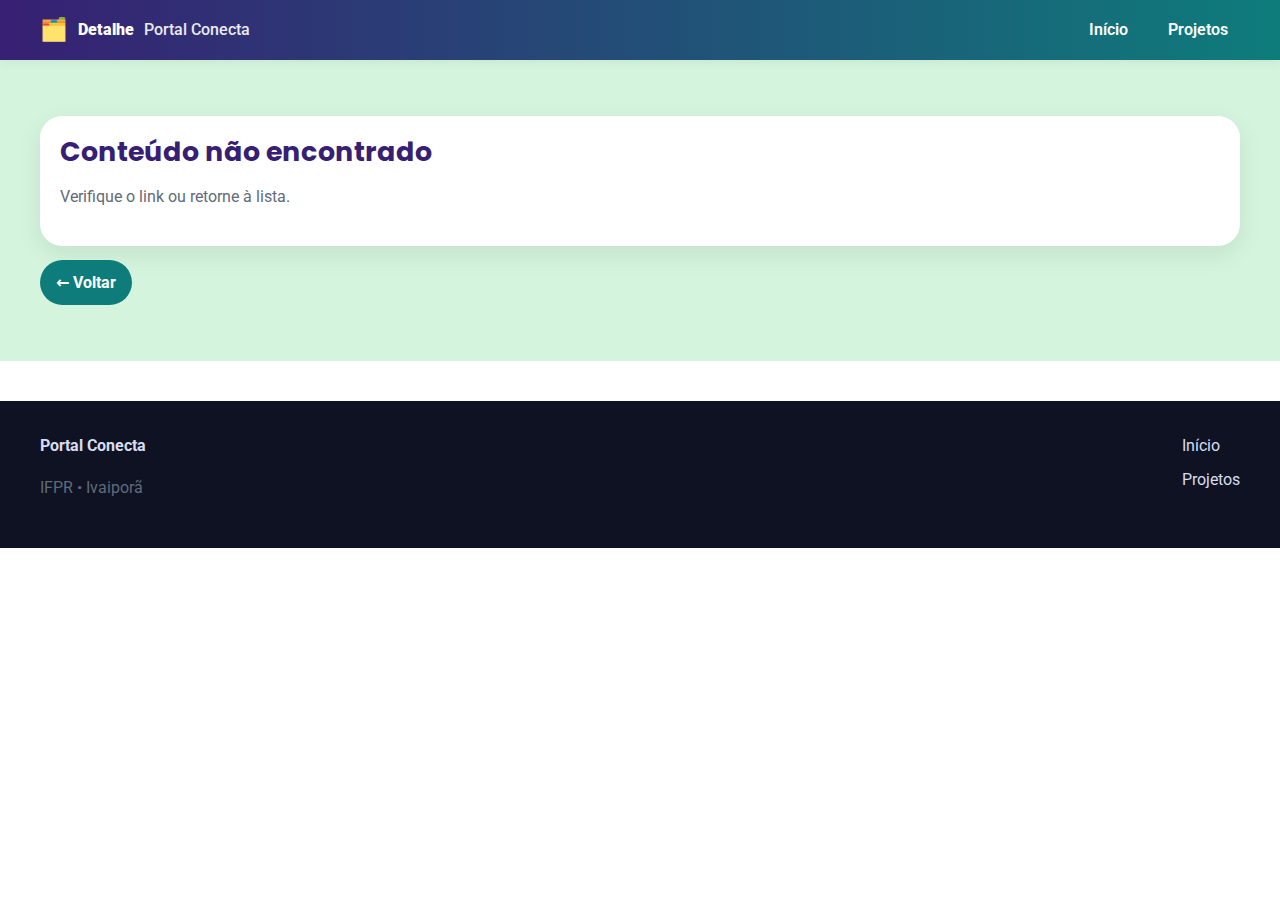
<file: projeto.html>
<!DOCTYPE html>
<html lang="pt-BR">
<head>
  <meta charset="utf-8"/>
  <title>Projeto • Portal Conecta</title>
  <meta name="viewport" content="width=device-width, initial-scale=1"/>
  <link href="https://fonts.googleapis.com/css2?family=Poppins:wght@600;700&family=Roboto:wght@400;500;700&display=swap" rel="stylesheet">
  <link rel="stylesheet" href="styles.css"/>
  <meta name="description" content="Detalhe do conteúdo publicado no Portal Conecta.">
</head>
<body>
  <header class="topbar">
    <div class="container">
      <div class="brand">
        <span class="logo">🗂️</span>
        <strong>Detalhe</strong>
        <span class="campus">Portal Conecta</span>
      </div>
      <nav class="nav">
        <ul>
          <li><a href="index.html">Início</a></li>
          <li><a href="projetos.html">Projetos</a></li>
        </ul>
      </nav>
    </div>
  </header>

  <main class="section-light">
    <div class="container">
      <div id="content" class="card-mds"></div>
      <div style="margin-top:14px">
        <a class="btn btn-mds-action" href="projetos.html">← Voltar</a>
      </div>
    </div>
  </main>

  <footer class="footer">
    <div class="container footer-grid">
      <div><strong>Portal Conecta</strong><p class="muted">IFPR • Ivaiporã</p></div>
      <nav><ul class="foot-links"><li><a href="index.html">Início</a></li><li><a href="projetos.html">Projetos</a></li></ul></nav>
    </div>
  </footer>

  <script>
    const LS_KEY = 'conecta.conteudos.v1';
    const el = document.getElementById('content');

    function read(){ try{ return JSON.parse(localStorage.getItem(LS_KEY)||'[]'); }catch(e){ return []; } }
    function q(key){ return new URLSearchParams(location.search).get(key); }
    function escapeHtml(s=''){ return s.replace(/[&<>"']/g, m=>({ '&':'&amp;','<':'&lt;','>':'&gt;','"':'&quot;',"'":'&#39;'}[m])); }

    // Markdown mínimo (negrito, itálico, títulos, listas, quebras de linha)
    function mdToHtml(md=''){
      let h = md
        .replace(/&/g,'&amp;').replace(/</g,'&lt;').replace(/>/g,'&gt;');
      h = h.replace(/^###### (.*)$/gm,'<h6>$1</h6>')
           .replace(/^##### (.*)$/gm,'<h5>$1</h5>')
           .replace(/^#### (.*)$/gm,'<h4>$1</h4>')
           .replace(/^### (.*)$/gm,'<h3>$1</h3>')
           .replace(/^## (.*)$/gm,'<h2>$1</h2>')
           .replace(/^# (.*)$/gm,'<h1>$1</h1>')
           .replace(/\*\*(.+?)\*\*/g,'<strong>$1</strong>')
           .replace(/\*(.+?)\*/g,'<em>$1</em>');
      // listas simples
      h = h.replace(/(^|\n)- (.*)/g, '$1• $2');
      h = h.replace(/\n{2,}/g,'</p><p>');
      h = `<p>${h}</p>`;
      return h;
    }

    function render(){
      const id = q('id');
      const item = read().find(x=>x.id===id);
      if(!item || !item.publicado){
        document.title = 'Conteúdo não encontrado';
        el.innerHTML = `<h2>Conteúdo não encontrado</h2><p class="muted">Verifique o link ou retorne à lista.</p>`;
        return;
      }
      const meta = [item.tipo, item.categoria, item.data].filter(Boolean).join(' • ');
      document.title = `${item.titulo} • Portal Conecta`;

      el.innerHTML = `
        <header class="card-head" style="margin-bottom:6px">
          <h2>${escapeHtml(item.titulo)}</h2>
          <span class="badge">${escapeHtml(item.tipo||'Conteúdo')}</span>
        </header>
        <p class="muted" style="margin:0 0 12px">${escapeHtml(meta)}</p>
        ${item.capaUrl ? `<img src="${escapeHtml(item.capaUrl)}" alt="" style="width:100%; height:auto; border-radius:12px; margin-bottom:12px">` : ''}
        ${item.resumo ? `<p><em>${escapeHtml(item.resumo)}</em></p>` : ''}
        <div style="margin-top:12px">${mdToHtml(item.conteudo||'')}</div>
        ${item.linkPdf ? `<p style="margin-top:14px"><a class="btn btn-link" href="${escapeHtml(item.linkPdf)}" target="_blank" rel="noopener">Abrir anexo</a></p>` : ''}
      `;
    }

    render();
  </script>
</body>
</html>
</file>
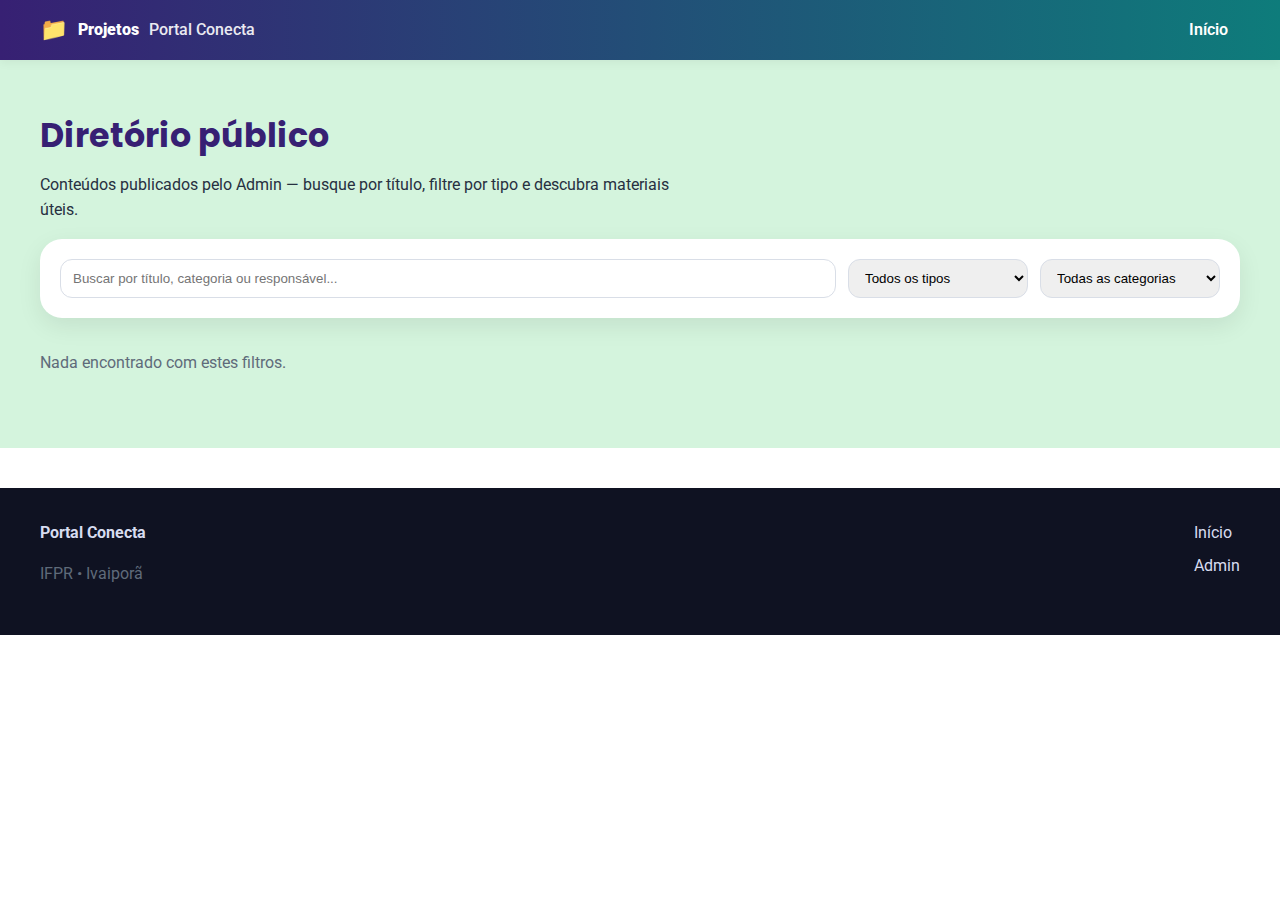
<file: projetos.html>
<!DOCTYPE html>
<html lang="pt-BR">
<head>
  <meta charset="utf-8"/>
  <title>Projetos • Portal Conecta</title>
  <meta name="viewport" content="width=device-width, initial-scale=1"/>
  <link href="https://fonts.googleapis.com/css2?family=Poppins:wght@600;700&family=Roboto:wght@400;500;700&display=swap" rel="stylesheet">
  <link rel="stylesheet" href="styles.css"/>
  <meta name="description" content="Diretório de projetos, eventos, notícias e recursos publicados no Portal Conecta.">
</head>
<body>
  <header class="topbar">
    <div class="container">
      <div class="brand">
        <span class="logo">📁</span>
        <strong>Projetos</strong>
        <span class="campus">Portal Conecta</span>
      </div>
      <nav class="nav">
        <ul>
          <li><a href="index.html">Início</a></li>
          <!-- <li><a href="admin.html">Admin</a></li> -->
        </ul>
      </nav>
    </div>
  </header>

  <section class="section-light">
    <div class="container">
      <h1>Diretório público</h1>
      <p class="lead">Conteúdos publicados pelo Admin — busque por título, filtre por tipo e descubra materiais úteis.</p>

      <div class="card-mds" style="margin: 16px 0">
        <div style="display:grid; gap:12px; grid-template-columns: 1fr 180px 180px">
          <input id="q" type="text" placeholder="Buscar por título, categoria ou responsável..." style="padding:10px 12px; border-radius:12px; border:1.5px solid #d9dee7">
          <select id="tipo" style="padding:10px 12px; border-radius:12px; border:1.5px solid #d9dee7">
            <option value="">Todos os tipos</option>
            <option>Projeto</option>
            <option>Edital traduzido</option>
            <option>Notícia</option>
            <option>Evento</option>
            <option>Recurso/PDF</option>
          </select>
          <select id="categoria" style="padding:10px 12px; border-radius:12px; border:1.5px solid #d9dee7">
            <option value="">Todas as categorias</option>
          </select>
        </div>
      </div>

      <div id="list" class="grid grid-3" aria-live="polite"></div>
      <p id="empty" class="muted" style="display:none; margin-top: 16px">Nada encontrado com estes filtros.</p>
    </div>
  </section>

  <footer class="footer">
    <div class="container footer-grid">
      <div><strong>Portal Conecta</strong><p class="muted">IFPR • Ivaiporã</p></div>
      <nav><ul class="foot-links"><li><a href="index.html">Início</a></li><li><a href="admin.html">Admin</a></li></ul></nav>
    </div>
  </footer>

  <script>
    const LS_KEY = 'conecta.conteudos.v1';
    const listEl = document.getElementById('list');
    const emptyEl = document.getElementById('empty');
    const qEl = document.getElementById('q');
    const tipoEl = document.getElementById('tipo');
    const catEl = document.getElementById('categoria');

    function read(){ try{ return JSON.parse(localStorage.getItem(LS_KEY)||'[]'); }catch(e){ return []; } }

    function uniqueCats(items){
      const s = new Set(items.map(x=>x.categoria).filter(Boolean));
      return Array.from(s).sort((a,b)=>a.localeCompare(b));
    }

    function renderCats(items){
      const cats = uniqueCats(items);
      catEl.innerHTML = '<option value="">Todas as categorias</option>' + cats.map(c=>`<option>${escapeHtml(c)}</option>`).join('');
    }

    function escapeHtml(s=''){ return s.replace(/[&<>"']/g, m=>({ '&':'&amp;','<':'&lt;','>':'&gt;','"':'&quot;',"'":'&#39;'}[m])); }

    function card(item){
      const href = `projeto.html?id=${encodeURIComponent(item.id)}`;
      const tag = item.tipo || 'Conteúdo';
      const meta = [item.categoria, item.data].filter(Boolean).join(' • ');
      return `
        <article class="card-mds">
          <header class="card-head">
            <h3>${escapeHtml(item.titulo||'(sem título)')}</h3>
            <span class="badge">${escapeHtml(tag)}</span>
          </header>
          ${item.capaUrl ? `<img src="${escapeHtml(item.capaUrl)}" alt="" style="width:100%; height:auto; border-radius:12px; margin-bottom:10px">`:''}
          <p class="muted" style="margin:6px 0">${escapeHtml(meta)}</p>
          ${item.resumo ? `<p>${escapeHtml(item.resumo)}</p>`:''}
          <div style="display:flex; gap:8px; flex-wrap:wrap; margin-top:8px">
            <a class="btn btn-mds-action" href="${href}">Abrir</a>
            ${item.linkPdf ? `<a class="btn btn-outline" href="${escapeHtml(item.linkPdf)}" target="_blank" rel="noopener">Anexo</a>`:''}
          </div>
        </article>
      `;
    }

    function apply(){
      const q = (qEl.value||'').toLowerCase();
      const tipo = tipoEl.value;
      const cat = catEl.value;

      const all = read().filter(x=>x.publicado);
      renderCats(all);

      const filtered = all
        .filter(x => !q || (x.titulo||'').toLowerCase().includes(q) || (x.categoria||'').toLowerCase().includes(q) || (x.responsavel||'').toLowerCase().includes(q))
        .filter(x => !tipo || x.tipo === tipo)
        .filter(x => !cat || x.categoria === cat);

      listEl.innerHTML = filtered.map(card).join('');
      emptyEl.style.display = filtered.length ? 'none' : 'block';
      document.title = `Projetos • ${filtered.length} resultado(s)`;
    }

    qEl.addEventListener('input', apply);
    tipoEl.addEventListener('change', apply);
    catEl.addEventListener('change', apply);

    apply();
  </script>
</body>
</html>
</file>
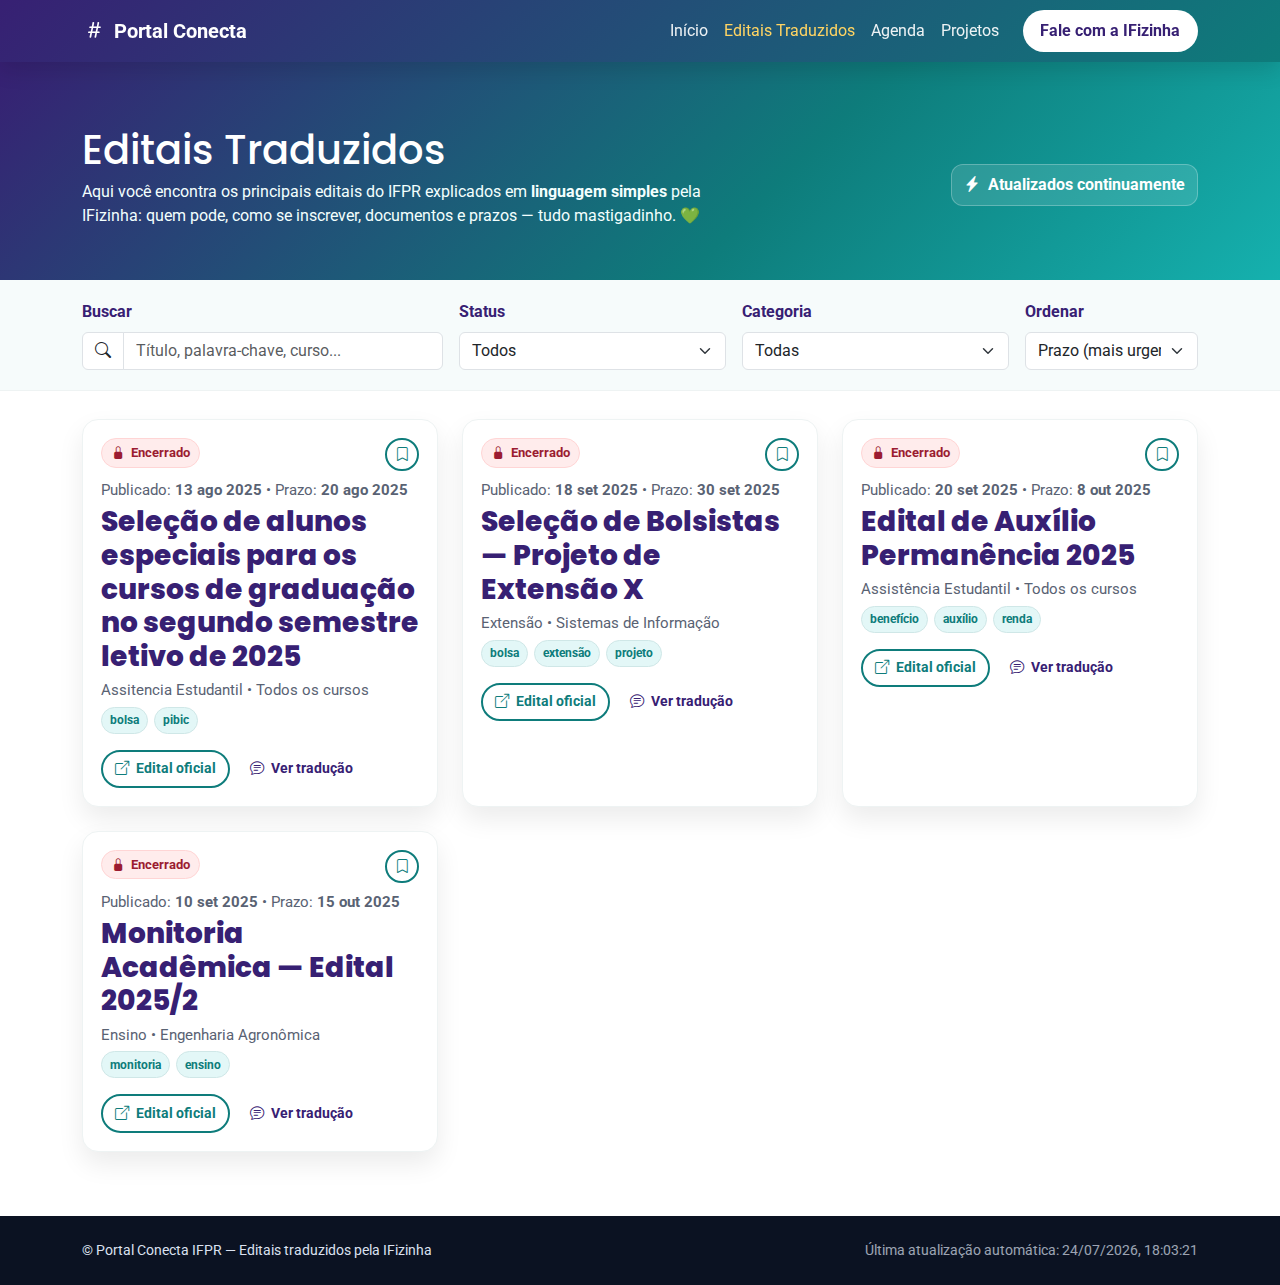
<file: Editais/editais.html>
<!DOCTYPE html>
<html lang="pt-br">
<head>
  <meta charset="utf-8" />
  <title>Portal Conecta — Editais Traduzidos</title>
  <meta name="viewport" content="width=device-width, initial-scale=1" />

  <!-- Tipografia (Poppins para títulos, Roboto para textos) -->
  <link href="https://fonts.googleapis.com/css2?family=Poppins:wght@600;700&family=Roboto:wght@300;400;500;700&display=swap" rel="stylesheet">

  <!-- Bootstrap (grid/utilitários) -->
  <link href="https://cdn.jsdelivr.net/npm/bootstrap@5.3.2/dist/css/bootstrap.min.css" rel="stylesheet">

  <!-- Ícones -->
  <link rel="stylesheet" href="https://cdn.jsdelivr.net/npm/bootstrap-icons@1.11.3/font/bootstrap-icons.min.css">

  <!-- Estilos do projeto -->
  <link rel="stylesheet" href="editais.css" />
</head>
<body>
  <!-- NAV -->
  <nav class="navbar navbar-expand-lg navbar-conecta sticky-top">
    <div class="container">
      <a class="navbar-brand d-flex align-items-center gap-2" href="#">
        <i class="bi bi-hash fs-4"></i>
        <span class="brand">Portal Conecta</span>
      </a>
      <button class="navbar-toggler" data-bs-toggle="collapse" data-bs-target="#nav">
        <span class="navbar-toggler-icon"></span>
      </button>
      <div id="nav" class="collapse navbar-collapse">
        <ul class="navbar-nav ms-auto align-items-lg-center">
          <li class="nav-item"><a class="nav-link" href="#">Início</a></li>
          <li class="nav-item"><a class="nav-link active" aria-current="page" href="#">Editais Traduzidos</a></li>
          <li class="nav-item"><a class="nav-link" href="#">Agenda</a></li>
          <li class="nav-item"><a class="nav-link" href="#">Projetos</a></li>
          <li class="nav-item d-lg-none mt-2"><a class="btn btn-cta w-100" href="#">Fale com a IFizinha</a></li>
        </ul>
        <a class="btn btn-cta ms-3 d-none d-lg-inline-flex" href="#">Fale com a IFizinha</a>
      </div>
    </div>
  </nav>

  <!-- HERO -->
  <header class="hero">
    <div class="container">
      <div class="row align-items-center g-4">
        <div class="col-lg-7">
          <h1 class="hero-title">Editais Traduzidos</h1>
          <p class="hero-sub">
            Aqui você encontra os principais editais do IFPR explicados em <strong>linguagem simples</strong> pela IFizinha:
            quem pode, como se inscrever, documentos e prazos — tudo mastigadinho. 💚
          </p>
        </div>
        <div class="col-lg-5 text-lg-end">
          <div class="hero-badge">
            <i class="bi bi-lightning-charge-fill me-2"></i>
            <strong>Atualizados continuamente</strong>
          </div>
        </div>
      </div>
    </div>
  </header>

  <!-- CONTROLES -->
  <section class="controls">
    <div class="container">
      <div class="row g-3 align-items-end">
        <div class="col-md-4">
          <label class="form-label" for="q">Buscar</label>
          <div class="input-group">
            <span class="input-group-text"><i class="bi bi-search"></i></span>
            <input id="q" class="form-control" type="search" placeholder="Título, palavra-chave, curso..." />
          </div>
        </div>

        <div class="col-md-3">
          <label class="form-label" for="fStatus">Status</label>
          <select id="fStatus" class="form-select">
            <option value="">Todos</option>
            <option value="aberto">Aberto</option>
            <option value="encerrado">Encerrado</option>
          </select>
        </div>

        <div class="col-md-3">
          <label class="form-label" for="fCategoria">Categoria</label>
          <select id="fCategoria" class="form-select">
            <option value="">Todas</option>
            <option>Ensino</option>
            <option>Pesquisa</option>
            <option>Extensão</option>
            <option>Assistência Estudantil</option>
          </select>
        </div>

        <div class="col-md-2">
          <label class="form-label" for="ordem">Ordenar</label>
          <select id="ordem" class="form-select">
            <option value="prazo">Prazo (mais urgente)</option>
            <option value="novo">Mais recentes</option>
            <option value="titulo">Título (A–Z)</option>
          </select>
        </div>
      </div>
    </div>
  </section>

  <!-- LISTA -->
  <main class="lista">
    <div class="container">
      <div id="grid" class="row g-4">
        <!-- Cards renderizados via JS -->
      </div>

      <div class="text-center mt-4">
        <button id="btnMais" class="btn btn-outline-cta d-none">
          <i class="bi bi-plus-circle me-1"></i> Carregar mais
        </button>
      </div>
    </div>
  </main>

  <!-- MODAL TRADUÇÃO -->
  <div class="modal fade" id="modalTradu" tabindex="-1" aria-hidden="true" aria-labelledby="modalTitle">
    <div class="modal-dialog modal-lg modal-dialog-scrollable">
      <div class="modal-content modal-ifizinha">
        <div class="modal-header">
          <h5 class="modal-title" id="modalTitle">Título do Edital</h5>
          <button class="btn-close" data-bs-dismiss="modal" aria-label="Fechar"></button>
        </div>
        <div class="modal-body">
          <div class="mb-3 small text-muted" id="modalMeta"></div>

          <div class="tradu-bloco">
            <h6>O que é</h6>
            <p id="t_oque"></p>
          </div>
          <div class="tradu-bloco">
            <h6>Quem pode participar</h6>
            <p id="t_quem"></p>
          </div>
          <div class="tradu-bloco">
            <h6>Como se inscrever</h6>
            <p id="t_como"></p>
          </div>
          <div class="tradu-bloco">
            <h6>Prazo</h6>
            <p id="t_prazo"></p>
          </div>
          <div class="tradu-bloco">
            <h6>Documentos</h6>
            <p id="t_docs"></p>
          </div>

          <div class="alert alert-info d-flex align-items-center gap-2 mt-3">
            <i class="bi bi-file-earmark-text"></i>
            <div>
              <strong>Importante:</strong> confira sempre o edital oficial antes de finalizar sua inscrição.
            </div>
          </div>
        </div>
        <div class="modal-footer justify-content-between">
          <a id="linkOficial" class="btn btn-cta" target="_blank" rel="noopener">
            <i class="bi bi-box-arrow-up-right me-1"></i> Abrir edital oficial
          </a>
          <button class="btn btn-outline-cta" data-bs-dismiss="modal">Fechar</button>
        </div>
      </div>
    </div>
  </div>

  <!-- RODAPÉ -->
  <footer class="footer py-4">
    <div class="container d-flex flex-column flex-md-row justify-content-between align-items-center gap-2">
      <small>© Portal Conecta IFPR — Editais traduzidos pela IFizinha</small>
      <small class="muted">Última atualização automática: <span id="ultimaAtt">—</span></small>
    </div>
  </footer>

  <!-- Scripts -->
  <script src="https://cdn.jsdelivr.net/npm/bootstrap@5.3.2/dist/js/bootstrap.bundle.min.js"></script>
  <script src="editais.js"></script>
</body>
</html>
</file>
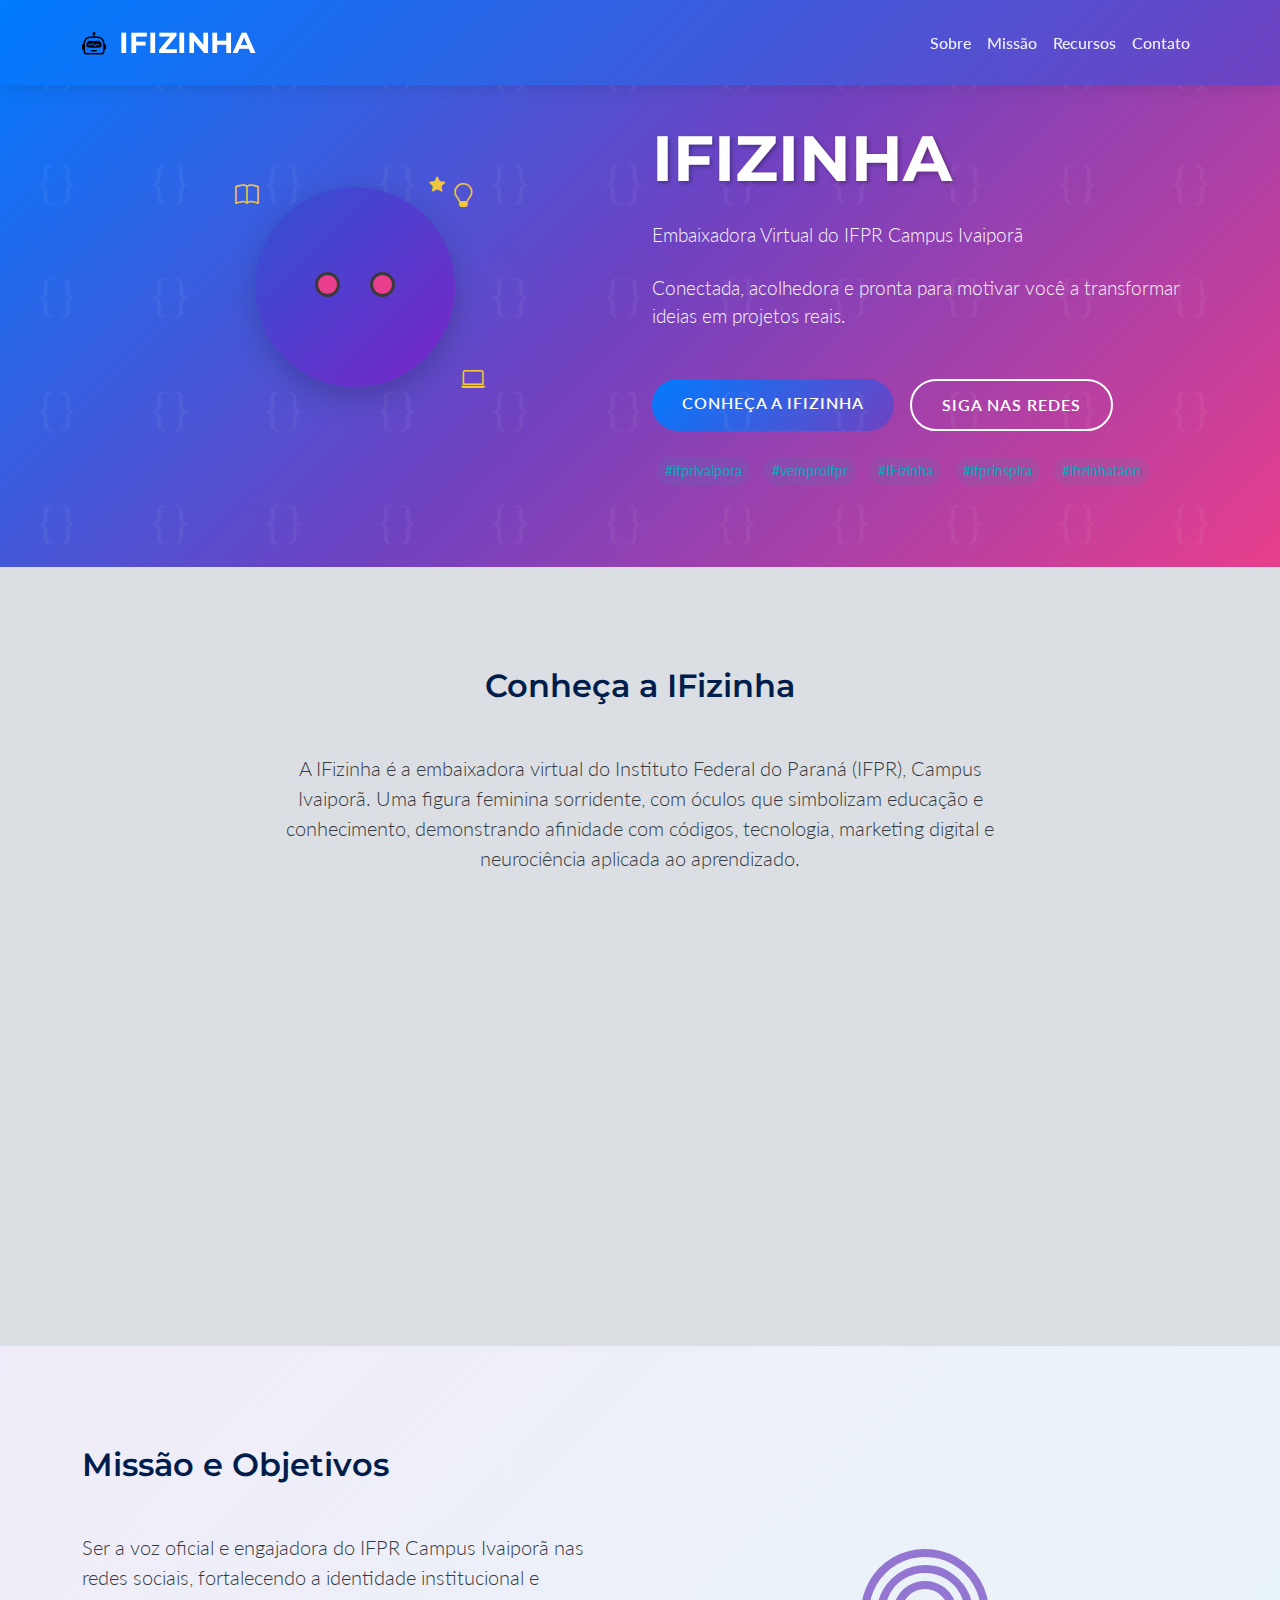
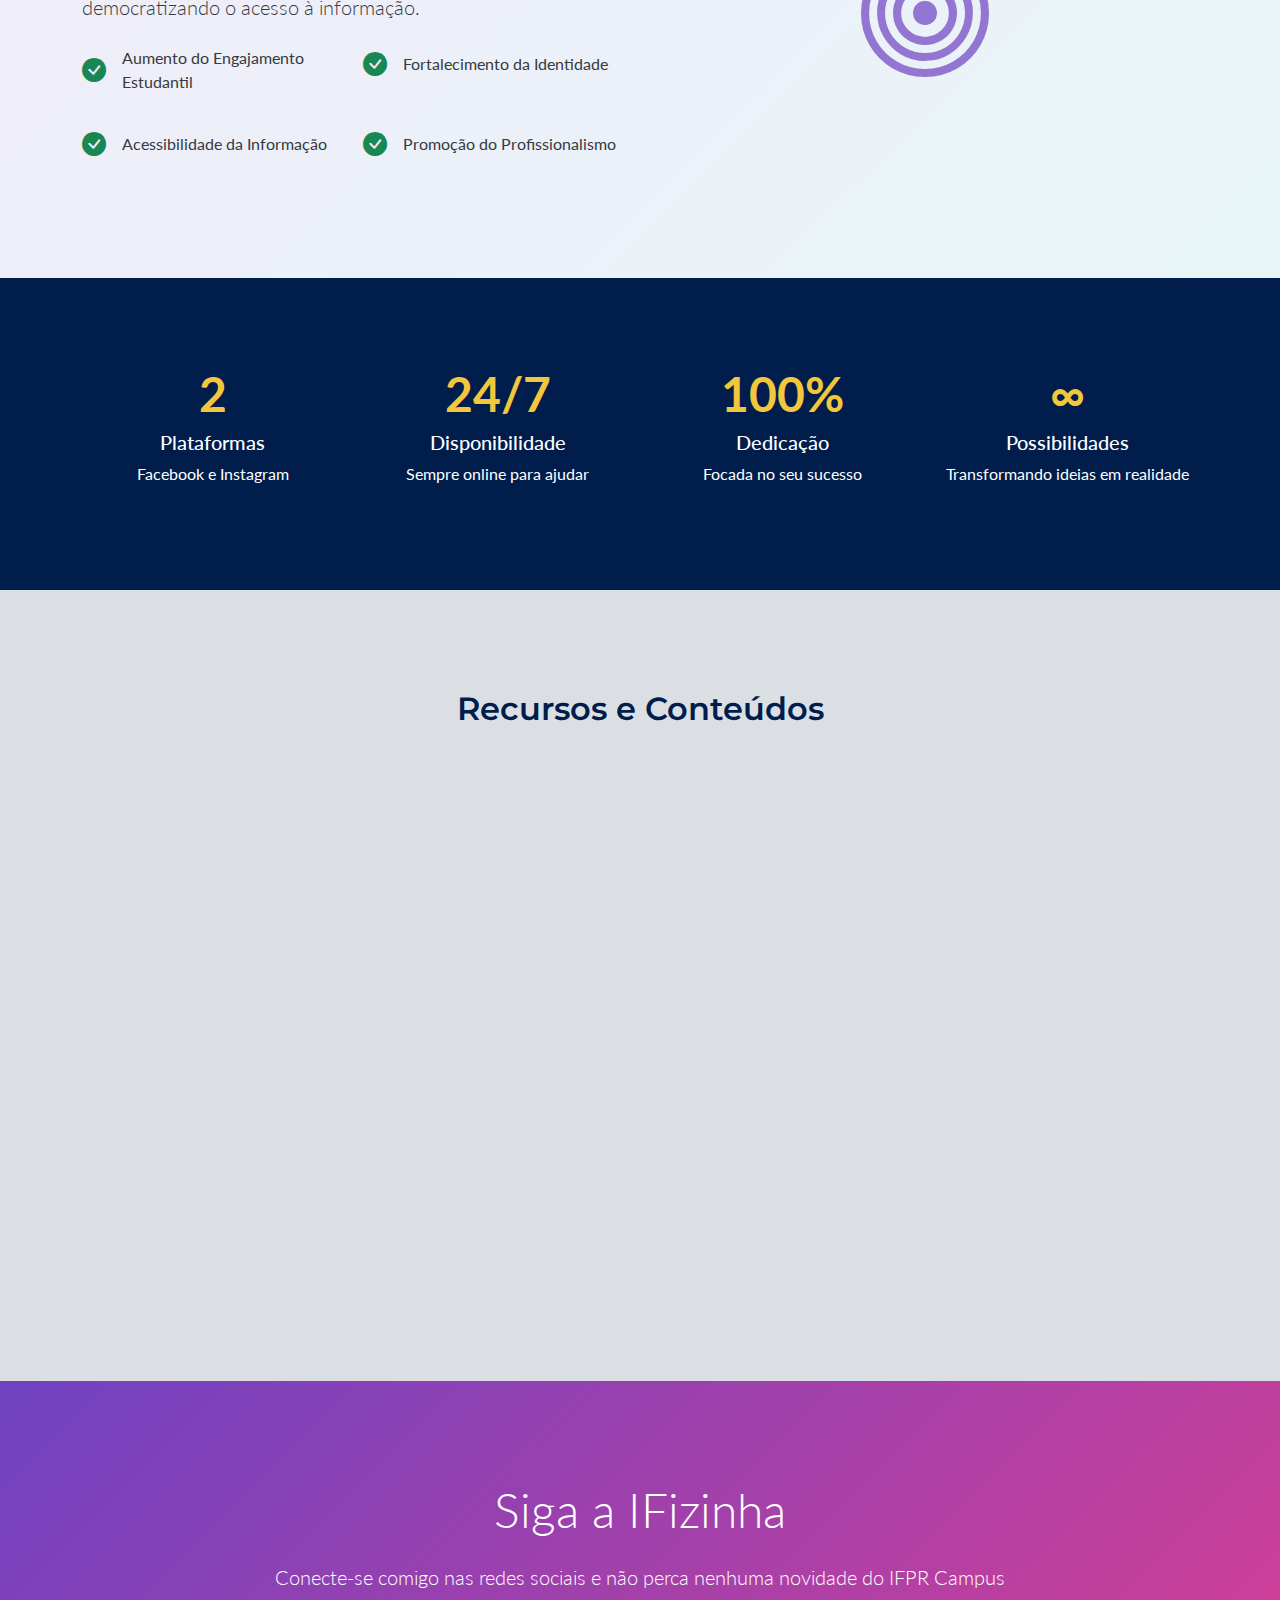
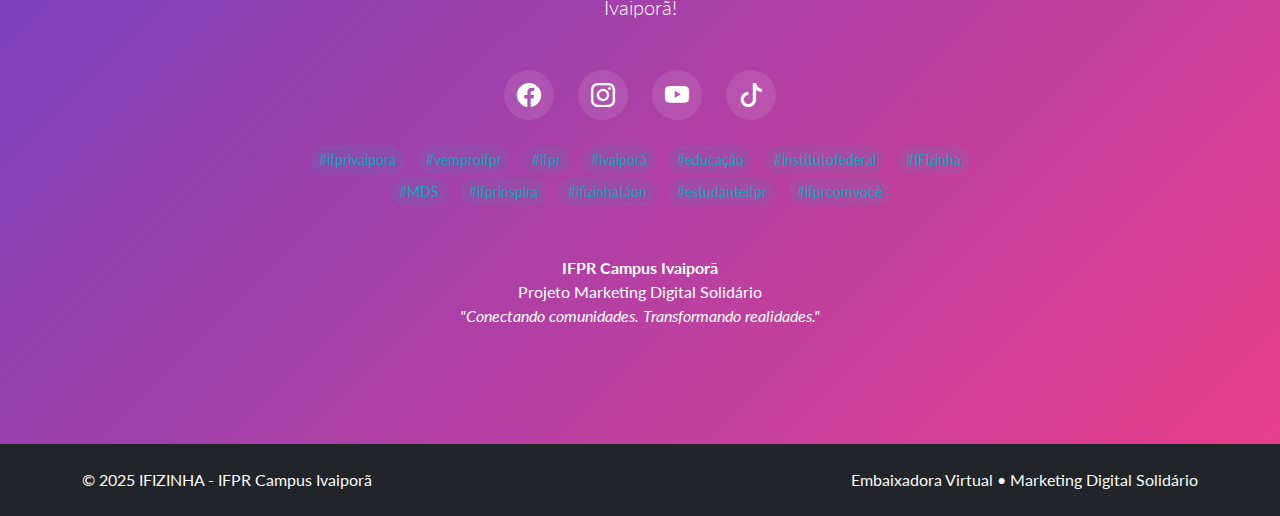
<file: ifizinha/ifizinha_project_page.html>
<!DOCTYPE html>
<html lang="pt-br">
<head>
    <meta charset="UTF-8">
    <meta name="viewport" content="width=device-width, initial-scale=1.0">
    <title>IFIZINHA - Embaixadora Virtual | IFPR Ivaiporã</title>
    <!-- Bootstrap -->
    <link href="https://cdn.jsdelivr.net/npm/bootstrap@5.3.2/dist/css/bootstrap.min.css" rel="stylesheet">
    <!-- Bootstrap Icons -->
    <link rel="stylesheet" href="https://cdn.jsdelivr.net/npm/bootstrap-icons@1.11.3/font/bootstrap-icons.min.css">
    <!-- Google Fonts -->
    <link href="https://fonts.googleapis.com/css2?family=Montserrat:wght@300;400;600;700&family=Lato:wght@300;400;700&display=swap" rel="stylesheet">
    <style>
        :root {
            --primary-blue: #007bff;
            --primary-purple: #6f42c1;
            --vibrant-pink: #e83e8c;
            --light-blue: #17a2b8;
            --optimistic-yellow: #f2c63d;
            --dark-gray: #343a40;
            --light-gray: #dbdfe4;
            --navy-blue: #001d4c;
            --turquoise: #17BEBB;
            --ifpr-green: #73A641;
        }

        body {
            font-family: 'Lato', sans-serif;
            color: var(--dark-gray);
        }

        /* === NAVBAR === */
        .navbar-custom {
            background: linear-gradient(135deg, var(--primary-blue) 0%, var(--primary-purple) 100%);
            padding: 1rem 0;
            box-shadow: 0 4px 15px rgba(0,0,0,0.1);
        }

        .site-title {
            font-family: 'Montserrat', sans-serif;
            font-size: 1.8rem;
            font-weight: 700;
            color: white;
            text-decoration: none;
        }

        .nav-link {
            color: rgba(255,255,255,0.9) !important;
            font-weight: 500;
            transition: all 0.3s ease;
        }

        .nav-link:hover {
            color: var(--optimistic-yellow) !important;
            transform: translateY(-2px);
        }

        /* === HERO SECTION === */
        .hero-section {
            background: linear-gradient(135deg, var(--primary-blue) 0%, var(--primary-purple) 50%, var(--vibrant-pink) 100%);
            color: white;
            padding: 120px 0 80px;
            position: relative;
            overflow: hidden;
        }

        .hero-section::before {
            content: '';
            position: absolute;
            top: 0;
            left: 0;
            right: 0;
            bottom: 0;
            background: url('data:image/svg+xml,<svg xmlns="http://www.w3.org/2000/svg" viewBox="0 0 100 100"><defs><pattern id="tech" x="0" y="0" width="20" height="20" patternUnits="userSpaceOnUse"><text x="10" y="15" font-size="8" fill="rgba(255,255,255,0.05)" text-anchor="middle">{}</text></pattern></defs><rect width="100" height="100" fill="url(%23tech)"/></svg>');
        }

        .hero-content {
            position: relative;
            z-index: 2;
        }

        .ifizinha-logo {
            width: 200px;
            height: 200px;
            background: linear-gradient(135deg, #2F52D3 0%, #7B24C7 100%);
            border-radius: 50%;
            display: flex;
            align-items: center;
            justify-content: center;
            margin: 0 auto 2rem;
            position: relative;
            box-shadow: 0 10px 30px rgba(0,0,0,0.2);
        }

        .glasses {
            position: relative;
            width: 80px;
            height: 30px;
        }

        .glasses::before,
        .glasses::after {
            content: '';
            position: absolute;
            width: 25px;
            height: 25px;
            border: 3px solid #3A3A3A;
            border-radius: 50%;
            background: var(--vibrant-pink);
            top: 0;
        }

        .glasses::before {
            left: 0;
        }

        .glasses::after {
            right: 0;
        }

        .hero-icons {
            position: absolute;
            color: var(--optimistic-yellow);
            font-size: 1.5rem;
        }

        .icon-book { top: -10px; left: -20px; }
        .icon-bulb { top: -10px; right: -20px; }
        .icon-laptop { bottom: -10px; right: -30px; }
        .icon-star { top: -15px; right: 10px; font-size: 1rem; }

        /* === CARDS === */
        .card-modern {
            border: none;
            border-radius: 15px;
            transition: all 0.3s ease;
            box-shadow: 0 5px 15px rgba(0,0,0,0.1);
            overflow: hidden;
        }

        .card-modern:hover {
            transform: translateY(-10px);
            box-shadow: 0 20px 40px rgba(0,0,0,0.15);
        }

        .card-gradient-1 {
            background: linear-gradient(135deg, var(--primary-blue) 0%, var(--turquoise) 100%);
            color: white;
        }

        .card-gradient-2 {
            background: linear-gradient(135deg, var(--primary-purple) 0%, var(--vibrant-pink) 100%);
            color: white;
        }

        .card-gradient-3 {
            background: linear-gradient(135deg, var(--ifpr-green) 0%, var(--light-blue) 100%);
            color: white;
        }

        /* === TYPOGRAPHY === */
        .display-custom {
            font-family: 'Montserrat', sans-serif;
            font-weight: 700;
            text-shadow: 2px 2px 4px rgba(0,0,0,0.3);
        }

        .lead-custom {
            font-family: 'Lato', sans-serif;
            font-weight: 300;
            font-size: 1.2rem;
            opacity: 0.95;
        }

        .section-title {
            font-family: 'Montserrat', sans-serif;
            font-weight: 600;
            color: var(--navy-blue);
            margin-bottom: 3rem;
        }

        /* === BUTTONS === */
        .btn-ifizinha {
            background: linear-gradient(135deg, var(--primary-blue) 0%, var(--primary-purple) 100%);
            border: none;
            color: white;
            padding: 12px 30px;
            border-radius: 50px;
            font-weight: 600;
            text-transform: uppercase;
            letter-spacing: 1px;
            transition: all 0.3s ease;
        }

        .btn-ifizinha:hover {
            transform: translateY(-2px);
            box-shadow: 0 8px 20px rgba(0,0,0,0.2);
            color: white;
        }

        .btn-outline-ifizinha {
            border: 2px solid white;
            color: white;
            background: transparent;
            padding: 12px 30px;
            border-radius: 50px;
            font-weight: 600;
            text-transform: uppercase;
            letter-spacing: 1px;
            transition: all 0.3s ease;
        }

        .btn-outline-ifizinha:hover {
            background: white;
            color: var(--primary-purple);
            transform: translateY(-2px);
        }

        /* === FEATURES SECTION === */
        .features-section {
            padding: 100px 0;
            background: var(--light-gray);
        }

        .feature-icon {
            width: 80px;
            height: 80px;
            background: linear-gradient(135deg, var(--primary-blue) 0%, var(--primary-purple) 100%);
            border-radius: 50%;
            display: flex;
            align-items: center;
            justify-content: center;
            color: white;
            font-size: 2rem;
            margin: 0 auto 1.5rem;
        }

        /* === MISSION SECTION === */
        .mission-section {
            padding: 100px 0;
            background: linear-gradient(135deg, rgba(111, 66, 193, 0.1) 0%, rgba(23, 162, 184, 0.1) 100%);
        }

        /* === STATS === */
        .stats-section {
            background: var(--navy-blue);
            color: white;
            padding: 80px 0;
        }

        .stat-number {
            font-size: 3rem;
            font-weight: 700;
            color: var(--optimistic-yellow);
        }

        /* === CONTACT SECTION === */
        .contact-section {
            padding: 100px 0;
            background: linear-gradient(135deg, var(--primary-purple) 0%, var(--vibrant-pink) 100%);
            color: white;
        }

        /* === SOCIAL ICONS === */
        .social-icon {
            width: 50px;
            height: 50px;
            background: rgba(255,255,255,0.1);
            border-radius: 50%;
            display: inline-flex;
            align-items: center;
            justify-content: center;
            color: white;
            font-size: 1.5rem;
            transition: all 0.3s ease;
            margin: 0 10px;
        }

        .social-icon:hover {
            background: var(--optimistic-yellow);
            color: var(--navy-blue);
            transform: translateY(-3px);
        }

        /* === RESPONSIVE === */
        @media (max-width: 768px) {
            .hero-section {
                padding: 80px 0 60px;
            }
            
            .ifizinha-logo {
                width: 150px;
                height: 150px;
            }
            
            .display-custom {
                font-size: 2.5rem;
            }
        }

        /* === ANIMATIONS === */
        @keyframes float {
            0%, 100% { transform: translateY(0px); }
            50% { transform: translateY(-20px); }
        }

        .floating {
            animation: float 3s ease-in-out infinite;
        }

        /* === HASHTAGS === */
        .hashtags {
            font-size: 0.9rem;
            color: var(--light-blue);
            font-weight: 500;
        }

        .hashtag {
            display: inline-block;
            margin: 2px 5px;
            padding: 3px 8px;
            background: rgba(23, 162, 184, 0.1);
            border-radius: 15px;
            transition: all 0.3s ease;
        }

        .hashtag:hover {
            background: var(--light-blue);
            color: white;
            transform: scale(1.05);
        }
    </style>
</head>
<body>
    <!-- Navbar -->
    <nav class="navbar navbar-expand-lg navbar-custom fixed-top">
        <div class="container">
            <a class="navbar-brand" href="#">
                <i class="bi bi-robot me-2" style="font-size: 1.5rem;"></i>
                <span class="site-title">IFIZINHA</span>
            </a>
            
            <button class="navbar-toggler" type="button" data-bs-toggle="collapse" data-bs-target="#navbarContent">
                <span class="navbar-toggler-icon"></span>
            </button>

            <div class="collapse navbar-collapse" id="navbarContent">
                <ul class="navbar-nav ms-auto">
                    <li class="nav-item"><a class="nav-link" href="#sobre">Sobre</a></li>
                    <li class="nav-item"><a class="nav-link" href="#missao">Missão</a></li>
                    <li class="nav-item"><a class="nav-link" href="#recursos">Recursos</a></li>
                    <li class="nav-item"><a class="nav-link" href="#contato">Contato</a></li>
                </ul>
            </div>
        </div>
    </nav>

    <!-- Hero Section -->
    <section class="hero-section">
        <div class="container">
            <div class="row align-items-center">
                <div class="col-lg-6 hero-content">
                    <div class="ifizinha-logo floating">
                        <div class="glasses"></div>
                        <i class="bi bi-book hero-icons icon-book"></i>
                        <i class="bi bi-lightbulb hero-icons icon-bulb"></i>
                        <i class="bi bi-laptop hero-icons icon-laptop"></i>
                        <i class="bi bi-star-fill hero-icons icon-star"></i>
                    </div>
                </div>
                <div class="col-lg-6">
                    <h1 class="display-3 display-custom mb-4">IFIZINHA</h1>
                    <p class="lead lead-custom mb-4">Embaixadora Virtual do IFPR Campus Ivaiporã</p>
                    <p class="lead-custom mb-5">Conectada, acolhedora e pronta para motivar você a transformar ideias em projetos reais.</p>
                    
                    <div class="d-flex gap-3 flex-wrap mb-4">
                        <a href="#sobre" class="btn btn-ifizinha">Conheça a IFizinha</a>
                        <a href="#contato" class="btn btn-outline-ifizinha">Siga nas Redes</a>
                    </div>

                    <div class="hashtags">
                        <span class="hashtag">#ifprivaipora</span>
                        <span class="hashtag">#vemproifpr</span>
                        <span class="hashtag">#IFizinha</span>
                        <span class="hashtag">#ifprinspira</span>
                        <span class="hashtag">#ifizinhatáon</span>
                    </div>
                </div>
            </div>
        </div>
    </section>

    <!-- Sobre a IFizinha -->
    <section class="features-section" id="sobre">
        <div class="container">
            <h2 class="text-center section-title">Conheça a IFizinha</h2>
            
            <div class="row mb-5">
                <div class="col-lg-8 mx-auto text-center">
                    <p class="lead">A IFizinha é a embaixadora virtual do Instituto Federal do Paraná (IFPR), Campus Ivaiporã. Uma figura feminina sorridente, com óculos que simbolizam educação e conhecimento, demonstrando afinidade com códigos, tecnologia, marketing digital e neurociência aplicada ao aprendizado.</p>
                </div>
            </div>

            <div class="row g-4">
                <div class="col-md-4">
                    <div class="card card-modern card-gradient-1 h-100 p-4 text-center">
                        <div class="feature-icon">
                            <i class="bi bi-heart-fill"></i>
                        </div>
                        <h4 class="mb-3">Acolhedora</h4>
                        <p>Comunica como uma amiga estudiosa, criando conexão emocional com os estudantes e promovendo o sentimento de pertencimento.</p>
                    </div>
                </div>
                
                <div class="col-md-4">
                    <div class="card card-modern card-gradient-2 h-100 p-4 text-center">
                        <div class="feature-icon">
                            <i class="bi bi-code-slash"></i>
                        </div>
                        <h4 class="mb-3">Tecnológica</h4>
                        <p>Apaixonada por códigos, tecnologia e marketing digital, democratizando o acesso a ferramentas digitais para toda comunidade.</p>
                    </div>
                </div>
                
                <div class="col-md-4">
                    <div class="card card-modern card-gradient-3 h-100 p-4 text-center">
                        <div class="feature-icon">
                            <i class="bi bi-book-fill"></i>
                        </div>
                        <h4 class="mb-3">Estudiosa</h4>
                        <p>Paixão pela leitura a impulsiona a buscar e compartilhar conhecimento de forma acessível e inspiradora para todos.</p>
                    </div>
                </div>
            </div>
        </div>
    </section>

    <!-- Missão -->
    <section class="mission-section" id="missao">
        <div class="container">
            <div class="row align-items-center">
                <div class="col-lg-6">
                    <h2 class="section-title">Missão e Objetivos</h2>
                    <p class="lead mb-4">Ser a voz oficial e engajadora do IFPR Campus Ivaiporã nas redes sociais, fortalecendo a identidade institucional e democratizando o acesso à informação.</p>
                    
                    <div class="row g-3">
                        <div class="col-sm-6">
                            <div class="d-flex align-items-center mb-3">
                                <i class="bi bi-check-circle-fill text-success me-3 fs-4"></i>
                                <span>Aumento do Engajamento Estudantil</span>
                            </div>
                        </div>
                        <div class="col-sm-6">
                            <div class="d-flex align-items-center mb-3">
                                <i class="bi bi-check-circle-fill text-success me-3 fs-4"></i>
                                <span>Fortalecimento da Identidade</span>
                            </div>
                        </div>
                        <div class="col-sm-6">
                            <div class="d-flex align-items-center mb-3">
                                <i class="bi bi-check-circle-fill text-success me-3 fs-4"></i>
                                <span>Acessibilidade da Informação</span>
                            </div>
                        </div>
                        <div class="col-sm-6">
                            <div class="d-flex align-items-center mb-3">
                                <i class="bi bi-check-circle-fill text-success me-3 fs-4"></i>
                                <span>Promoção do Profissionalismo</span>
                            </div>
                        </div>
                    </div>
                </div>
                <div class="col-lg-6 text-center">
                    <div class="p-5">
                        <i class="bi bi-bullseye" style="font-size: 8rem; color: var(--primary-purple); opacity: 0.7;"></i>
                    </div>
                </div>
            </div>
        </div>
    </section>

    <!-- Stats -->
    <section class="stats-section">
        <div class="container">
            <div class="row text-center">
                <div class="col-md-3 mb-4">
                    <div class="stat-number">2</div>
                    <h5>Plataformas</h5>
                    <p class="mb-0">Facebook e Instagram</p>
                </div>
                <div class="col-md-3 mb-4">
                    <div class="stat-number">24/7</div>
                    <h5>Disponibilidade</h5>
                    <p class="mb-0">Sempre online para ajudar</p>
                </div>
                <div class="col-md-3 mb-4">
                    <div class="stat-number">100%</div>
                    <h5>Dedicação</h5>
                    <p class="mb-0">Focada no seu sucesso</p>
                </div>
                <div class="col-md-3 mb-4">
                    <div class="stat-number">∞</div>
                    <h5>Possibilidades</h5>
                    <p class="mb-0">Transformando ideias em realidade</p>
                </div>
            </div>
        </div>
    </section>

    <!-- Recursos -->
    <section class="features-section" id="recursos">
        <div class="container">
            <h2 class="text-center section-title">Recursos e Conteúdos</h2>
            
            <div class="row g-4">
                <div class="col-lg-4 col-md-6">
                    <div class="card card-modern h-100">
                        <div class="card-body text-center p-4">
                            <i class="bi bi-chat-dots-fill text-primary mb-3" style="font-size: 3rem;"></i>
                            <h5>Conteúdo Engajante</h5>
                            <p>Enquetes, quizzes, desafios e perguntas abertas para aumentar a participação dos estudantes.</p>
                        </div>
                    </div>
                </div>
                
                <div class="col-lg-4 col-md-6">
                    <div class="card card-modern h-100">
                        <div class="card-body text-center p-4">
                            <i class="bi bi-info-circle-fill text-success mb-3" style="font-size: 3rem;"></i>
                            <h5>Informações Claras</h5>
                            <p>Avisos sobre editais, dicas de estudo e informações sobre cursos apresentadas de forma descomplicada.</p>
                        </div>
                    </div>
                </div>
                
                <div class="col-lg-4 col-md-6">
                    <div class="card card-modern h-100">
                        <div class="card-body text-center p-4">
                            <i class="bi bi-star-fill text-warning mb-3" style="font-size: 3rem;"></i>
                            <h5>Histórias Inspiradoras</h5>
                            <p>Sucessos de alunos e egressos, projetos inovadores e depoimentos motivadores.</p>
                        </div>
                    </div>
                </div>
                
                <div class="col-lg-4 col-md-6">
                    <div class="card card-modern h-100">
                        <div class="card-body text-center p-4">
                            <i class="bi bi-calendar-event-fill text-info mb-3" style="font-size: 3rem;"></i>
                            <h5>Eventos e Promoções</h5>
                            <p>Divulgação de eventos como FECIPE, semanas acadêmicas, cursos de extensão e oportunidades de bolsas.</p>
                        </div>
                    </div>
                </div>
                
                <div class="col-lg-4 col-md-6">
                    <div class="card card-modern h-100">
                        <div class="card-body text-center p-4">
                            <i class="bi bi-lightbulb-fill text-danger mb-3" style="font-size: 3rem;"></i>
                            <h5>Dicas da IFizinha</h5>
                            <p>Tutoriais sobre otimização de estudos, ferramentas online, organização do tempo e bem-estar acadêmico.</p>
                        </div>
                    </div>
                </div>
                
                <div class="col-lg-4 col-md-6">
                    <div class="card card-modern h-100">
                        <div class="card-body text-center p-4">
                            <i class="bi bi-briefcase-fill text-secondary mb-3" style="font-size: 3rem;"></i>
                            <h5>Mercado de Trabalho</h5>
                            <p>Conexão entre os cursos do IFPR e as demandas profissionais, mostrando oportunidades de carreira.</p>
                        </div>
                    </div>
                </div>
            </div>
        </div>
    </section>

    <!-- Contato -->
    <section class="contact-section" id="contato">
        <div class="container">
            <div class="row">
                <div class="col-lg-8 mx-auto text-center">
                    <h2 class="display-5 mb-4">Siga a IFizinha</h2>
                    <p class="lead mb-5">Conecte-se comigo nas redes sociais e não perca nenhuma novidade do IFPR Campus Ivaiporã!</p>
                    
                    <div class="social-links mb-4">
                        <a href="#" class="social-icon">
                            <i class="bi bi-facebook"></i>
                        </a>
                        <a href="#" class="social-icon">
                            <i class="bi bi-instagram"></i>
                        </a>
                        <a href="#" class="social-icon">
                            <i class="bi bi-youtube"></i>
                        </a>
                        <a href="#" class="social-icon">
                            <i class="bi bi-tiktok"></i>
                        </a>
                    </div>
                    
                    <div class="hashtags text-center">
                        <span class="hashtag">#ifprivaipora</span>
                        <span class="hashtag">#vemproifpr</span>
                        <span class="hashtag">#ifpr</span>
                        <span class="hashtag">#ivaiporã</span>
                        <span class="hashtag">#educação</span>
                        <span class="hashtag">#institutofederal</span>
                        <span class="hashtag">#IFizinha</span>
                        <span class="hashtag">#MDS</span>
                        <span class="hashtag">#ifprinspira</span>
                        <span class="hashtag">#ifizinhatáon</span>
                        <span class="hashtag">#estudanteifpr</span>
                        <span class="hashtag">#ifprcomvocê</span>
                    </div>

                    <div class="mt-5">
                        <p class="mb-0"><strong>IFPR Campus Ivaiporã</strong></p>
                        <p class="mb-0">Projeto Marketing Digital Solidário</p>
                        <p><em>"Conectando comunidades. Transformando realidades."</em></p>
                    </div>
                </div>
            </div>
        </div>
    </section>

    <!-- Footer -->
    <footer class="bg-dark text-light py-4">
        <div class="container">
            <div class="row align-items-center">
                <div class="col-md-6">
                    <p class="mb-0">&copy; 2025 IFIZINHA - IFPR Campus Ivaiporã</p>
                </div>
                <div class="col-md-6 text-md-end">
                    <p class="mb-0">Embaixadora Virtual • Marketing Digital Solidário</p>
                </div>
            </div>
        </div>
    </footer>

    <!-- Bootstrap JS -->
    <script src="https://cdn.jsdelivr.net/npm/bootstrap@5.3.2/dist/js/bootstrap.bundle.min.js"></script>
    
    <script>
        // Smooth scrolling para links do menu
        document.querySelectorAll('a[href^="#"]').forEach(anchor => {
            anchor.addEventListener('click', function (e) {
                e.preventDefault();
                const target = document.querySelector(this.getAttribute('href'));
                if (target) {
                    target.scrollIntoView({
                        behavior: 'smooth',
                        block: 'start'
                    });
                }
            });
        });

        // Animação de entrada para cards
        const observerOptions = {
            threshold: 0.1,
            rootMargin: '0px 0px -50px 0px'
        };

        const observer = new IntersectionObserver((entries) => {
            entries.forEach(entry => {
                if (entry.isIntersecting) {
                    entry.target.style.opacity = '1';
                    entry.target.style.transform = 'translateY(0)';
                }
            });
        }, observerOptions);

        // Aplicar animação aos cards
        document.querySelectorAll('.card-modern').forEach(card => {
            card.style.opacity = '0';
            card.style.transform = 'translateY(20px)';
            card.style.transition = 'all 0.6s ease';
            observer.observe(card);
        });
    </script>
</body>
</html>
</file>
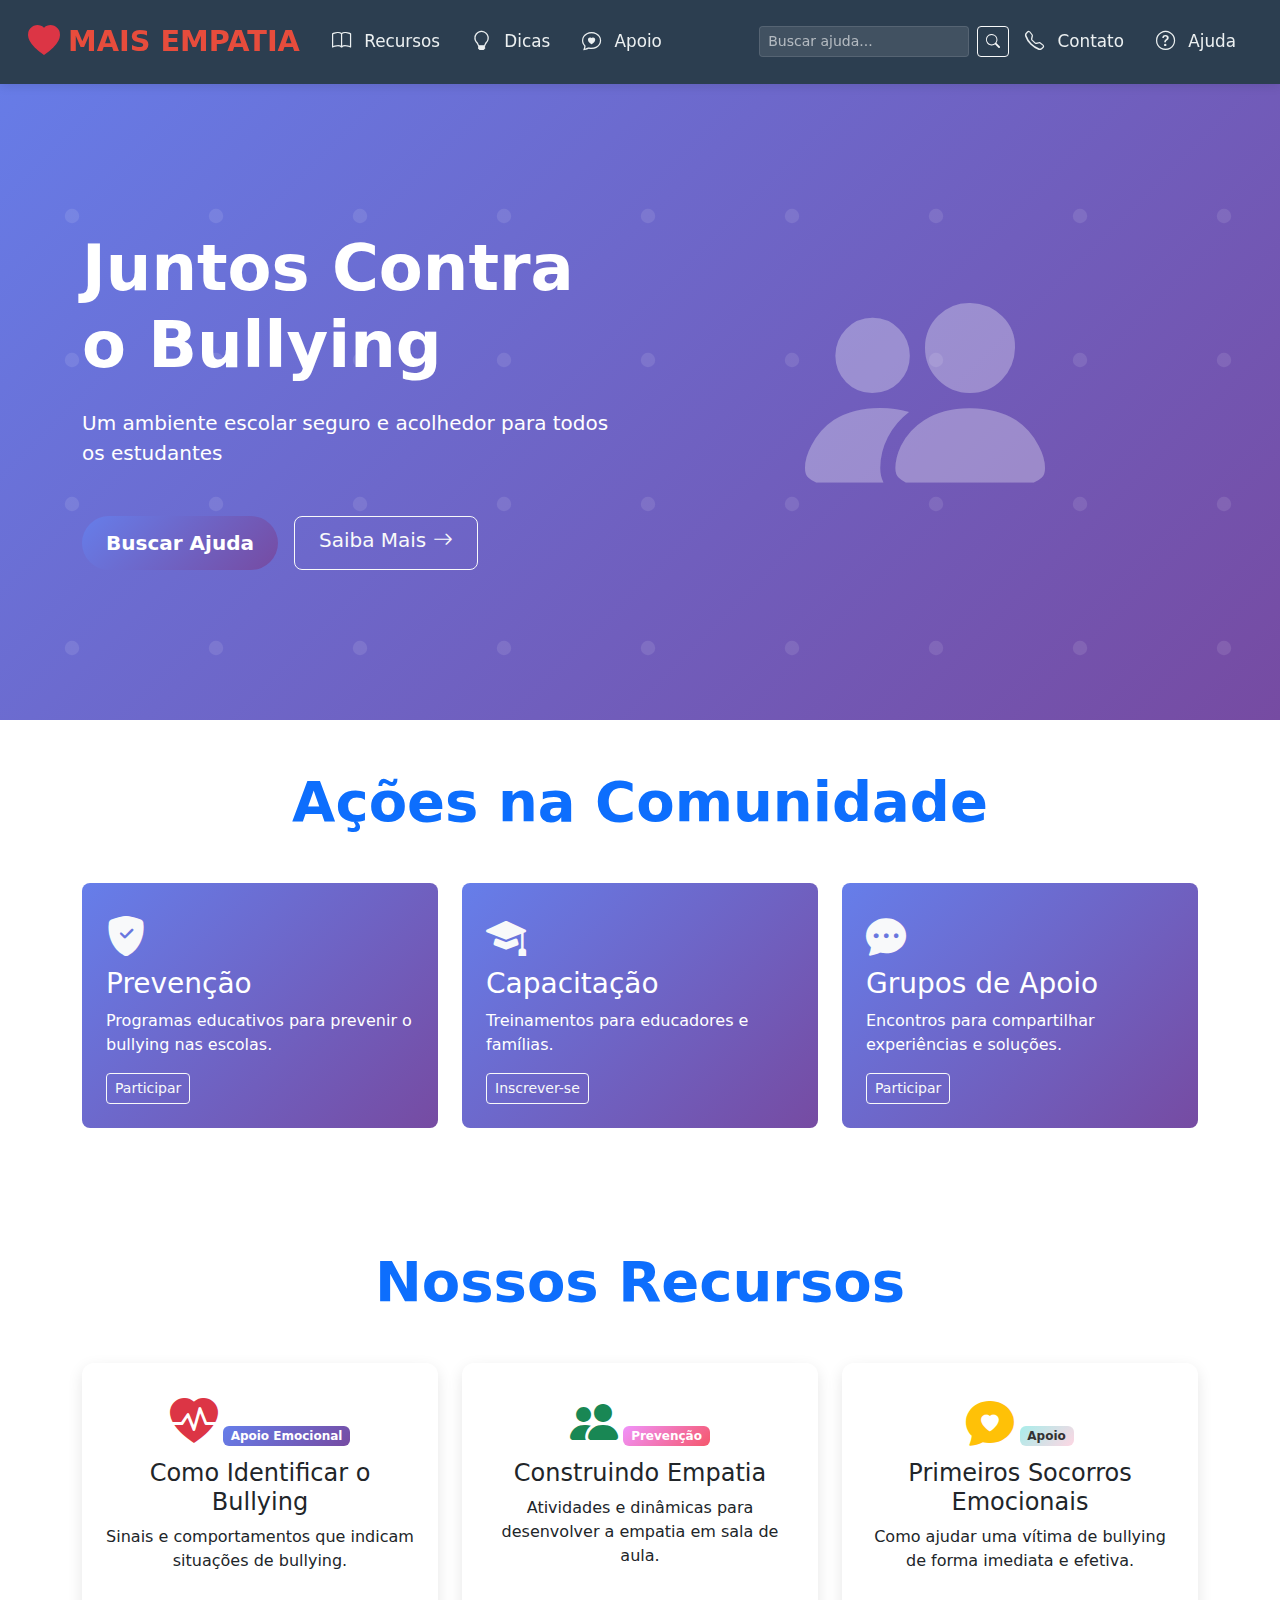
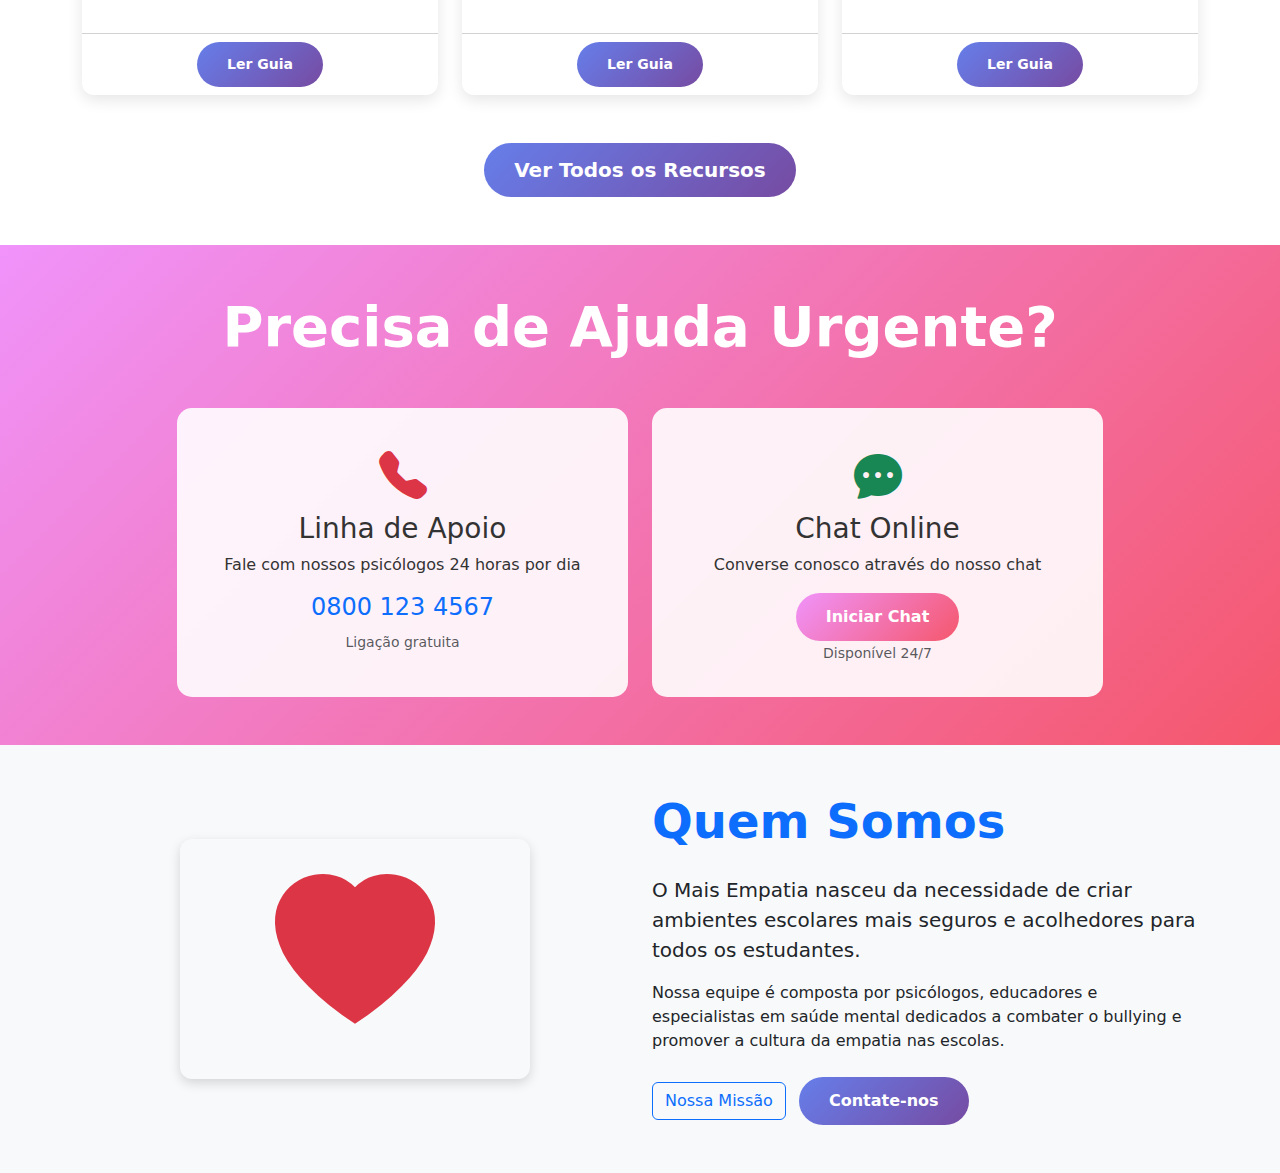
<file: mais_empatia/mais_empatia_site.html>
<!DOCTYPE html>
<html lang="pt-br">
<head>
    <meta charset="UTF-8">
    <meta name="viewport" content="width=device-width, initial-scale=1.0">
    <title>Mais Empatia - Combatendo o Bullying</title>
    <!-- Bootstrap -->
    <link href="https://cdn.jsdelivr.net/npm/bootstrap@5.3.2/dist/css/bootstrap.min.css" rel="stylesheet">
    <!-- Bootstrap Icons -->
    <link rel="stylesheet" href="https://cdn.jsdelivr.net/npm/bootstrap-icons@1.11.3/font/bootstrap-icons.min.css">
    <style>
        /* === NAVBAR === */
        .navbar-custom {
            padding: 0.8rem 1rem;
            box-shadow: 0 2px 10px rgba(0,0,0,0.1);
            background-color: #2c3e50 !important;
        }

        .navbar-brand img {
            width: 60px;
            transition: all 0.3s ease;
        }

        .site-title {
            font-size: 1.8rem;
            font-weight: 700;
            color: #e74c3c;
        }

        .nav-link {
            padding: 0.5rem 1rem !important;
            font-size: 1.05rem;
            color: #ecf0f1 !important;
        }

        .nav-link:hover {
            color: #e74c3c !important;
        }

        .nav-link i {
            font-size: 1.2rem;
            margin-right: 8px;
        }

        /* === HERO SECTION === */
        .hero-section {
            background: linear-gradient(135deg, #667eea 0%, #764ba2 100%);
            color: white;
            height: 80vh;
            min-height: 600px;
            padding-top: 80px;
            display: flex;
            align-items: center;
            position: relative;
        }

        .hero-section::before {
            content: '';
            position: absolute;
            top: 0;
            left: 0;
            right: 0;
            bottom: 0;
            background: url('data:image/svg+xml,<svg xmlns="http://www.w3.org/2000/svg" viewBox="0 0 100 100"><defs><pattern id="hearts" x="0" y="0" width="20" height="20" patternUnits="userSpaceOnUse"><circle cx="10" cy="10" r="1" fill="rgba(255,255,255,0.1)"/></pattern></defs><rect width="100" height="100" fill="url(%23hearts)"/></svg>');
        }

        .hero-content {
            position: relative;
            z-index: 2;
        }

        /* === CARDS === */
        .card {
            transition: all 0.3s ease;
            border: none;
            border-radius: 12px;
            overflow: hidden;
            margin-bottom: 20px;
            box-shadow: 0 5px 15px rgba(0,0,0,0.1);
        }

        .card:hover {
            transform: translateY(-10px);
            box-shadow: 0 15px 30px rgba(0,0,0,0.15);
        }

        .comunidade-card {
            background: linear-gradient(135deg, #667eea 0%, #764ba2 100%) !important;
            color: white;
            transition: all 0.3s ease;
        }

        .comunidade-card:hover {
            transform: translateY(-5px);
            box-shadow: 0 10px 25px rgba(0,0,0,0.2);
        }

        /* === SEÇÃO AJUDA === */
        .ajuda-section {
            background: linear-gradient(135deg, #f093fb 0%, #f5576c 100%);
            color: white;
        }

        .ajuda-card {
            background: rgba(255,255,255,0.9);
            color: #333;
            border-radius: 15px;
            padding: 2rem;
            transition: all 0.3s ease;
        }

        .ajuda-card:hover {
            background: rgba(255,255,255,1);
            transform: translateY(-5px);
        }

        /* === SEÇÃO SOBRE === */
        .sobre-section {
            background-color: #f8f9fa;
        }

        .img-sobre {
            max-width: 350px;
            width: 100%;
            height: auto;
            border-radius: 12px;
            box-shadow: 0 4px 12px rgba(0,0,0,0.15);
            display: block;
            margin: 0 auto;
        }

        /* === BOTÕES PERSONALIZADOS === */
        .btn-empatia {
            background: linear-gradient(135deg, #667eea 0%, #764ba2 100%);
            border: none;
            color: white;
            padding: 12px 30px;
            border-radius: 50px;
            font-weight: 600;
            transition: all 0.3s ease;
        }

        .btn-empatia:hover {
            transform: translateY(-2px);
            box-shadow: 0 5px 15px rgba(0,0,0,0.2);
            color: white;
        }

        .btn-ajuda {
            background: linear-gradient(135deg, #f093fb 0%, #f5576c 100%);
            border: none;
            color: white;
            padding: 12px 30px;
            border-radius: 50px;
            font-weight: 600;
            transition: all 0.3s ease;
        }

        .btn-ajuda:hover {
            transform: translateY(-2px);
            box-shadow: 0 5px 15px rgba(0,0,0,0.2);
            color: white;
        }

        /* === RESPONSIVIDADE === */
        @media (max-width: 768px) {
            .hero-section {
                height: 60vh;
                text-align: center;
            }
            .site-title {
                font-size: 1.5rem;
            }
        }

        /* === BARRA DE PESQUISA === */
        .navbar .form-control {
            background-color: rgba(255,255,255,0.1);
            border-color: rgba(255,255,255,0.2);
            color: white;
        }

        .navbar .form-control::placeholder {
            color: rgba(255,255,255,0.6);
        }

        /* === BADGES === */
        .badge-empatia {
            background: linear-gradient(135deg, #667eea 0%, #764ba2 100%);
        }

        .badge-prevencao {
            background: linear-gradient(135deg, #f093fb 0%, #f5576c 100%);
        }

        .badge-apoio {
            background: linear-gradient(135deg, #a8edea 0%, #fed6e3 100%);
            color: #333;
        }
    </style>
</head>
<body>
    <!-- Navbar -->
    <nav class="navbar navbar-expand-lg navbar-dark navbar-custom fixed-top">
        <div class="container-fluid">
            <a class="navbar-brand d-flex align-items-center" href="#">
                <i class="bi bi-heart-fill me-2 text-danger" style="font-size: 2rem;"></i>
                <span class="site-title">MAIS EMPATIA</span>
            </a>
            
            <button class="navbar-toggler" type="button" data-bs-toggle="collapse" data-bs-target="#navbarContent">
                <span class="navbar-toggler-icon"></span>
            </button>

            <div class="collapse navbar-collapse" id="navbarContent">
                <ul class="navbar-nav me-auto mb-2 mb-lg-0">
                    <li class="nav-item"><a class="nav-link" href="#recursos"><i class="bi bi-book"></i> Recursos</a></li>
                    <li class="nav-item"><a class="nav-link" href="#dicas"><i class="bi bi-lightbulb"></i> Dicas</a></li>
                    <li class="nav-item"><a class="nav-link" href="#apoio"><i class="bi bi-chat-heart"></i> Apoio</a></li>
                </ul>

                <!-- Barra de Pesquisa Desktop -->
                <form class="d-none d-lg-flex ms-auto" style="width: 250px;">
                    <input class="form-control form-control-sm" type="search" placeholder="Buscar ajuda...">
                    <button class="btn btn-sm btn-outline-light ms-2" type="submit">
                        <i class="bi bi-search"></i>
                    </button>
                </form>

                <!-- Ícone Pesquisa Mobile -->
                <div class="d-lg-none ms-2">
                    <a href="#" class="nav-link" data-bs-toggle="collapse" data-bs-target="#searchMobile">
                        <i class="bi bi-search fs-5"></i>
                    </a>
                    <div class="collapse" id="searchMobile">
                        <input class="form-control form-control-sm mt-2" type="search" placeholder="Digite aqui...">
                    </div>
                </div>

                <ul class="navbar-nav">
                    <li class="nav-item"><a class="nav-link" href="#contato"><i class="bi bi-telephone"></i> Contato</a></li>
                    <li class="nav-item"><a class="nav-link" href="#ajuda"><i class="bi bi-question-circle"></i> Ajuda</a></li>
                </ul>
            </div>
        </div>
    </nav>

    <!-- Seção Hero -->
    <section class="hero-section">
        <div class="container h-100">
            <div class="row h-100 align-items-center">
                <div class="col-lg-6 hero-content">
                    <h1 class="display-3 fw-bold mb-4">Juntos Contra o Bullying</h1>
                    <p class="lead mb-5">Um ambiente escolar seguro e acolhedor para todos os estudantes</p>
                    <div class="d-flex gap-3 flex-wrap">
                        <a href="#recursos" class="btn btn-empatia btn-lg px-4">Buscar Ajuda</a>
                        <a href="#sobre" class="btn btn-outline-light btn-lg px-4">Saiba Mais <i class="bi bi-arrow-right"></i></a>
                    </div>
                </div>
                <div class="col-lg-6 text-center d-none d-lg-block">
                    <i class="bi bi-people-fill" style="font-size: 15rem; opacity: 0.3;"></i>
                </div>
            </div>
        </div>
    </section>

    <!-- Seção Comunidade/Ações -->
    <section class="comunidade py-5" id="comunidade">
        <div class="container">
            <h2 class="text-center display-4 fw-bold mb-5 text-primary">Ações na Comunidade</h2>
            
            <div class="row g-4">
                <!-- Card 1 -->
                <div class="col-md-4">
                    <div class="comunidade-card h-100 p-4 rounded-3">
                        <i class="bi bi-shield-fill-check fs-1 text-light mb-3"></i>
                        <h3>Prevenção</h3>
                        <p>Programas educativos para prevenir o bullying nas escolas.</p>
                        <a href="#" class="btn btn-sm btn-outline-light">Participar</a>
                    </div>
                </div>
                
                <!-- Card 2 -->
                <div class="col-md-4">
                    <div class="comunidade-card h-100 p-4 rounded-3">
                        <i class="bi bi-mortarboard-fill fs-1 text-light mb-3"></i>
                        <h3>Capacitação</h3>
                        <p>Treinamentos para educadores e famílias.</p>
                        <a href="#" class="btn btn-sm btn-outline-light">Inscrever-se</a>
                    </div>
                </div>
                
                <!-- Card 3 -->
                <div class="col-md-4">
                    <div class="comunidade-card h-100 p-4 rounded-3">
                        <i class="bi bi-chat-dots-fill fs-1 text-light mb-3"></i>
                        <h3>Grupos de Apoio</h3>
                        <p>Encontros para compartilhar experiências e soluções.</p>
                        <a href="#" class="btn btn-sm btn-outline-light">Participar</a>
                    </div>
                </div>
            </div>
        </div>
    </section>

    <!-- Seção de Recursos -->
    <section class="container py-5 mt-4" id="recursos">
        <h2 class="text-center mb-5 display-4 fw-bold text-primary">Nossos Recursos</h2>
        
        <div class="row g-4">
            <!-- Recurso 1 -->
            <div class="col-md-6 col-lg-4">
                <div class="card h-100">
                    <div class="card-body text-center p-4">
                        <i class="bi bi-heart-pulse-fill text-danger mb-3" style="font-size: 3rem;"></i>
                        <span class="badge badge-empatia mb-2">Apoio Emocional</span>
                        <h3 class="h4">Como Identificar o Bullying</h3>
                        <p>Sinais e comportamentos que indicam situações de bullying.</p>
                    </div>
                    <div class="card-footer bg-transparent text-center">
                        <a href="#" class="btn btn-sm btn-empatia">Ler Guia</a>
                    </div>
                </div>
            </div>
            
            <!-- Recurso 2 -->
            <div class="col-md-6 col-lg-4">
                <div class="card h-100">
                    <div class="card-body text-center p-4">
                        <i class="bi bi-people-fill text-success mb-3" style="font-size: 3rem;"></i>
                        <span class="badge badge-prevencao mb-2">Prevenção</span>
                        <h3 class="h4">Construindo Empatia</h3>
                        <p>Atividades e dinâmicas para desenvolver a empatia em sala de aula.</p>
                    </div>
                    <div class="card-footer bg-transparent text-center">
                        <a href="#" class="btn btn-sm btn-empatia">Ler Guia</a>
                    </div>
                </div>
            </div>
            
            <!-- Recurso 3 -->
            <div class="col-md-6 col-lg-4">
                <div class="card h-100">
                    <div class="card-body text-center p-4">
                        <i class="bi bi-chat-heart-fill text-warning mb-3" style="font-size: 3rem;"></i>
                        <span class="badge badge-apoio mb-2">Apoio</span>
                        <h3 class="h4">Primeiros Socorros Emocionais</h3>
                        <p>Como ajudar uma vítima de bullying de forma imediata e efetiva.</p>
                    </div>
                    <div class="card-footer bg-transparent text-center">
                        <a href="#" class="btn btn-sm btn-empatia">Ler Guia</a>
                    </div>
                </div>
            </div>
        </div>
        
        <div class="text-center mt-5">
            <a href="#" class="btn btn-empatia btn-lg">Ver Todos os Recursos</a>
        </div>
    </section>

    <!-- Seção de Ajuda Emergencial -->
    <section class="ajuda-section py-5" id="ajuda">
        <div class="container">
            <div class="row justify-content-center">
                <div class="col-lg-10">
                    <h2 class="text-center display-4 fw-bold mb-5">Precisa de Ajuda Urgente?</h2>
                    
                    <div class="row g-4">
                        <div class="col-md-6">
                            <div class="ajuda-card text-center h-100">
                                <i class="bi bi-telephone-fill text-danger mb-3" style="font-size: 3rem;"></i>
                                <h3>Linha de Apoio</h3>
                                <p class="mb-3">Fale com nossos psicólogos 24 horas por dia</p>
                                <h4 class="text-primary">0800 123 4567</h4>
                                <small class="text-muted">Ligação gratuita</small>
                            </div>
                        </div>
                        
                        <div class="col-md-6">
                            <div class="ajuda-card text-center h-100">
                                <i class="bi bi-chat-dots-fill text-success mb-3" style="font-size: 3rem;"></i>
                                <h3>Chat Online</h3>
                                <p class="mb-3">Converse conosco através do nosso chat</p>
                                <a href="#" class="btn btn-ajuda">Iniciar Chat</a>
                                <br><small class="text-muted">Disponível 24/7</small>
                            </div>
                        </div>
                    </div>
                </div>
            </div>
        </div>
    </section>
         
    <!-- Seção Quem Somos -->
    <section class="sobre-section py-5" id="sobre">
        <div class="container">
            <div class="row align-items-center">
                <div class="col-lg-6 mb-4 mb-lg-0 text-center">
                    <i class="bi bi-heart-fill text-danger img-sobre" style="font-size: 10rem;"></i>
                </div>
                <div class="col-lg-6">
                    <h2 class="display-5 fw-bold mb-4 text-primary">Quem Somos</h2>
                    <p class="lead">O <strong>Mais Empatia</strong> nasceu da necessidade de criar ambientes escolares mais seguros e acolhedores para todos os estudantes.</p>
                    <p>Nossa equipe é composta por psicólogos, educadores e especialistas em saúde mental dedicados a combater o bullying e promover a cultura da empatia nas escolas.</p>
                    <div class="mt-4">
                        <a href="#" class="btn btn-outline-primary me-2">Nossa Missão</a>
                        <a href="#contato" class="btn btn-empatia">Contate-nos</a>
                    </div>
                </div>
            </div>
        </div>
    </section>

    <!-- Bootstrap JS -->
    <script src="https://cdn.jsdelivr.net/npm/bootstrap@5.3.2/dist/js/bootstrap.bundle.min.js"></script>
</body>
</html>
</file>
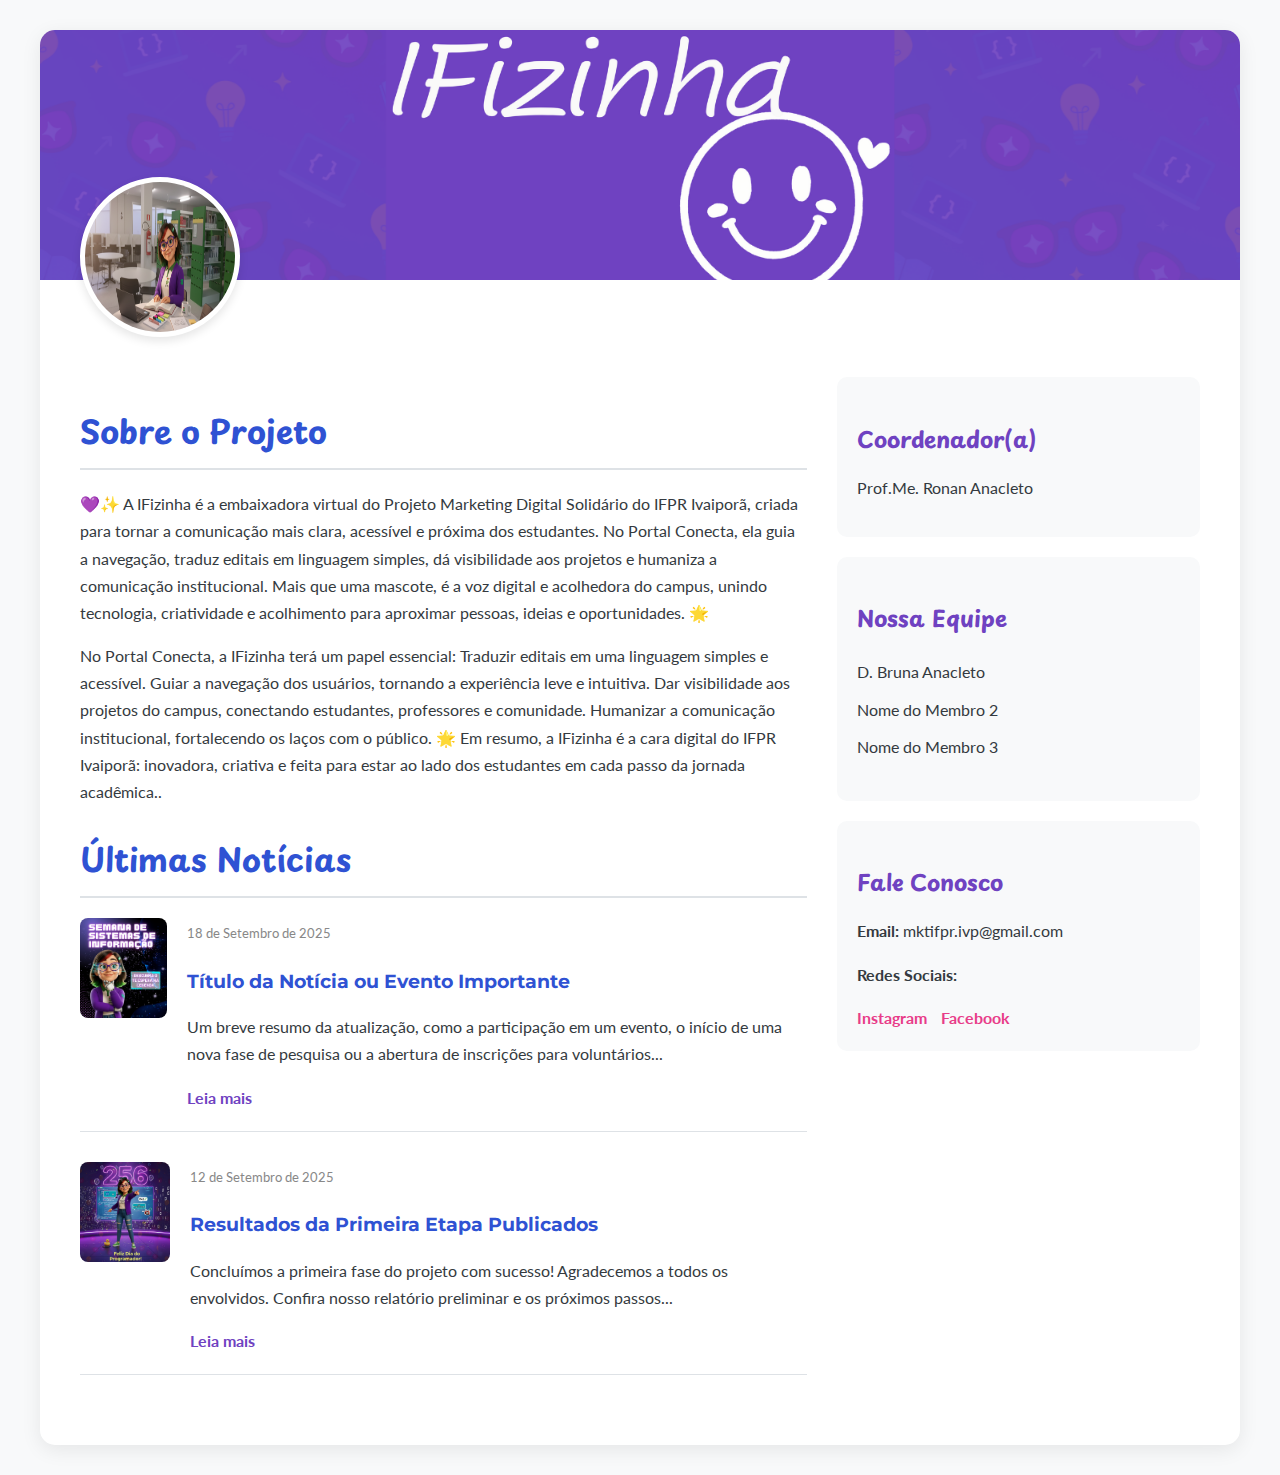
<file: pagina_projetos/ifizinha.html>
<!DOCTYPE html>
<html lang="pt-br">

<head>
    <meta charset="UTF-8">
    <meta name="viewport" content="width=device-width, initial-scale=1.0">
    <title>Nome do Projeto - Portal Conecta IFPR</title>

    <link rel="stylesheet" href="estilo.css">

    <link rel="preconnect" href="https://fonts.googleapis.com">
    <link rel="preconnect" href="https://fonts.gstatic.com" crossorigin>
    <link
        href="https://fonts.googleapis.com/css2?family=Lato:wght@400;700&family=Montserrat:wght@700&family=Playpen+Sans:wght@400;700&display=swap"
        rel="stylesheet">
</head>

<body>

    <div class="project-container">

        <header class="project-header">
            <img src="banner-placeholder-ifizinha.png" alt="Banner do Projeto" class="project-banner">
            <div class="project-title">
                <img src="logo-placeholder-ifizinha.png" alt="Logo do Projeto" class="project-logo">
                <h1></h1>
            </div>
        </header>

        <main class="project-body">

            <div class="main-content">
                <section id="sobre">
                    <h2>Sobre o Projeto</h2>
                    <p>💜✨ A IFizinha é a embaixadora virtual do Projeto Marketing Digital Solidário do IFPR Ivaiporã,
                        criada para tornar a comunicação mais clara, acessível e próxima dos estudantes. No Portal
                        Conecta, ela guia a navegação, traduz
                        editais em linguagem simples, dá visibilidade aos projetos e humaniza a comunicação
                        institucional. Mais que uma mascote, é a voz digital e acolhedora do campus, unindo tecnologia,
                        criatividade e acolhimento para aproximar pessoas, ideias e oportunidades. 🌟</p>
                    <p>No Portal Conecta, a IFizinha terá um papel essencial:

                        Traduzir editais em uma linguagem simples e acessível.

                        Guiar a navegação dos usuários, tornando a experiência leve e intuitiva.

                        Dar visibilidade aos projetos do campus, conectando estudantes, professores e comunidade.

                        Humanizar a comunicação institucional, fortalecendo os laços com o público.

                        🌟 Em resumo, a IFizinha é a cara digital do IFPR Ivaiporã: inovadora, criativa e feita para
                        estar ao lado dos estudantes em cada passo da jornada acadêmica..</p>
                </section>

                <section id="noticias">
                    <h2>Últimas Notícias</h2>
                    <div class="news-feed">
                        <article class="news-card">
                            <img src="post-placeholder-1-ifizinha.jpg" alt="Imagem da notícia">
                            <div class="news-content">
                                <span class="news-date">18 de Setembro de 2025</span>
                                <h3>Título da Notícia ou Evento Importante</h3>
                                <p>Um breve resumo da atualização, como a participação em um evento, o início de uma
                                    nova fase de pesquisa ou a abertura de inscrições para voluntários...</p>
                                <a href="https://www.instagram.com/p/DOXRdnckqPM/">Leia mais</a>
                            </div>
                        </article>

                        <article class="news-card">
                            <img src="post-placeholder-2-ifizinha.jpg" alt="Imagem da notícia">
                            <div class="news-content">
                                <span class="news-date">12 de Setembro de 2025</span>
                                <h3>Resultados da Primeira Etapa Publicados</h3>
                                <p>Concluímos a primeira fase do projeto com sucesso! Agradecemos a todos os envolvidos.
                                    Confira nosso relatório preliminar e os próximos passos...</p>
                                <a href="https://www.instagram.com/p/DOijsp4DRIa/">Leia mais</a>
                            </div>
                        </article>
                    </div>
                </section>
            </div>

            <aside class="sidebar">
                <div class="sidebar-widget">
                    <h3>Coordenador(a)</h3>
                    <p>Prof.Me. Ronan Anacleto</p>
                </div>

                <div class="sidebar-widget">
                    <h3>Nossa Equipe</h3>
                    <ul>
                        <li>D. Bruna Anacleto</li>
                        <li>Nome do Membro 2</li>
                        <li>Nome do Membro 3</li>
                    </ul>
                </div>

                <div class="sidebar-widget">
                    <h3>Fale Conosco</h3>
                    <p><strong>Email:</strong> mktifpr.ivp@gmail.com</p>
                    <p><strong>Redes Sociais:</strong></p>
                    <div class="social-links">
                        <a href="https://www.instagram.com/ifizinha.ifpr/">Instagram</a>
                        <a href="https://www.facebook.com/profile.php?id=61575757195910">Facebook</a>
                    </div>
                </div>
            </aside>

        </main>
    </div>

</body>

</html>
</file>
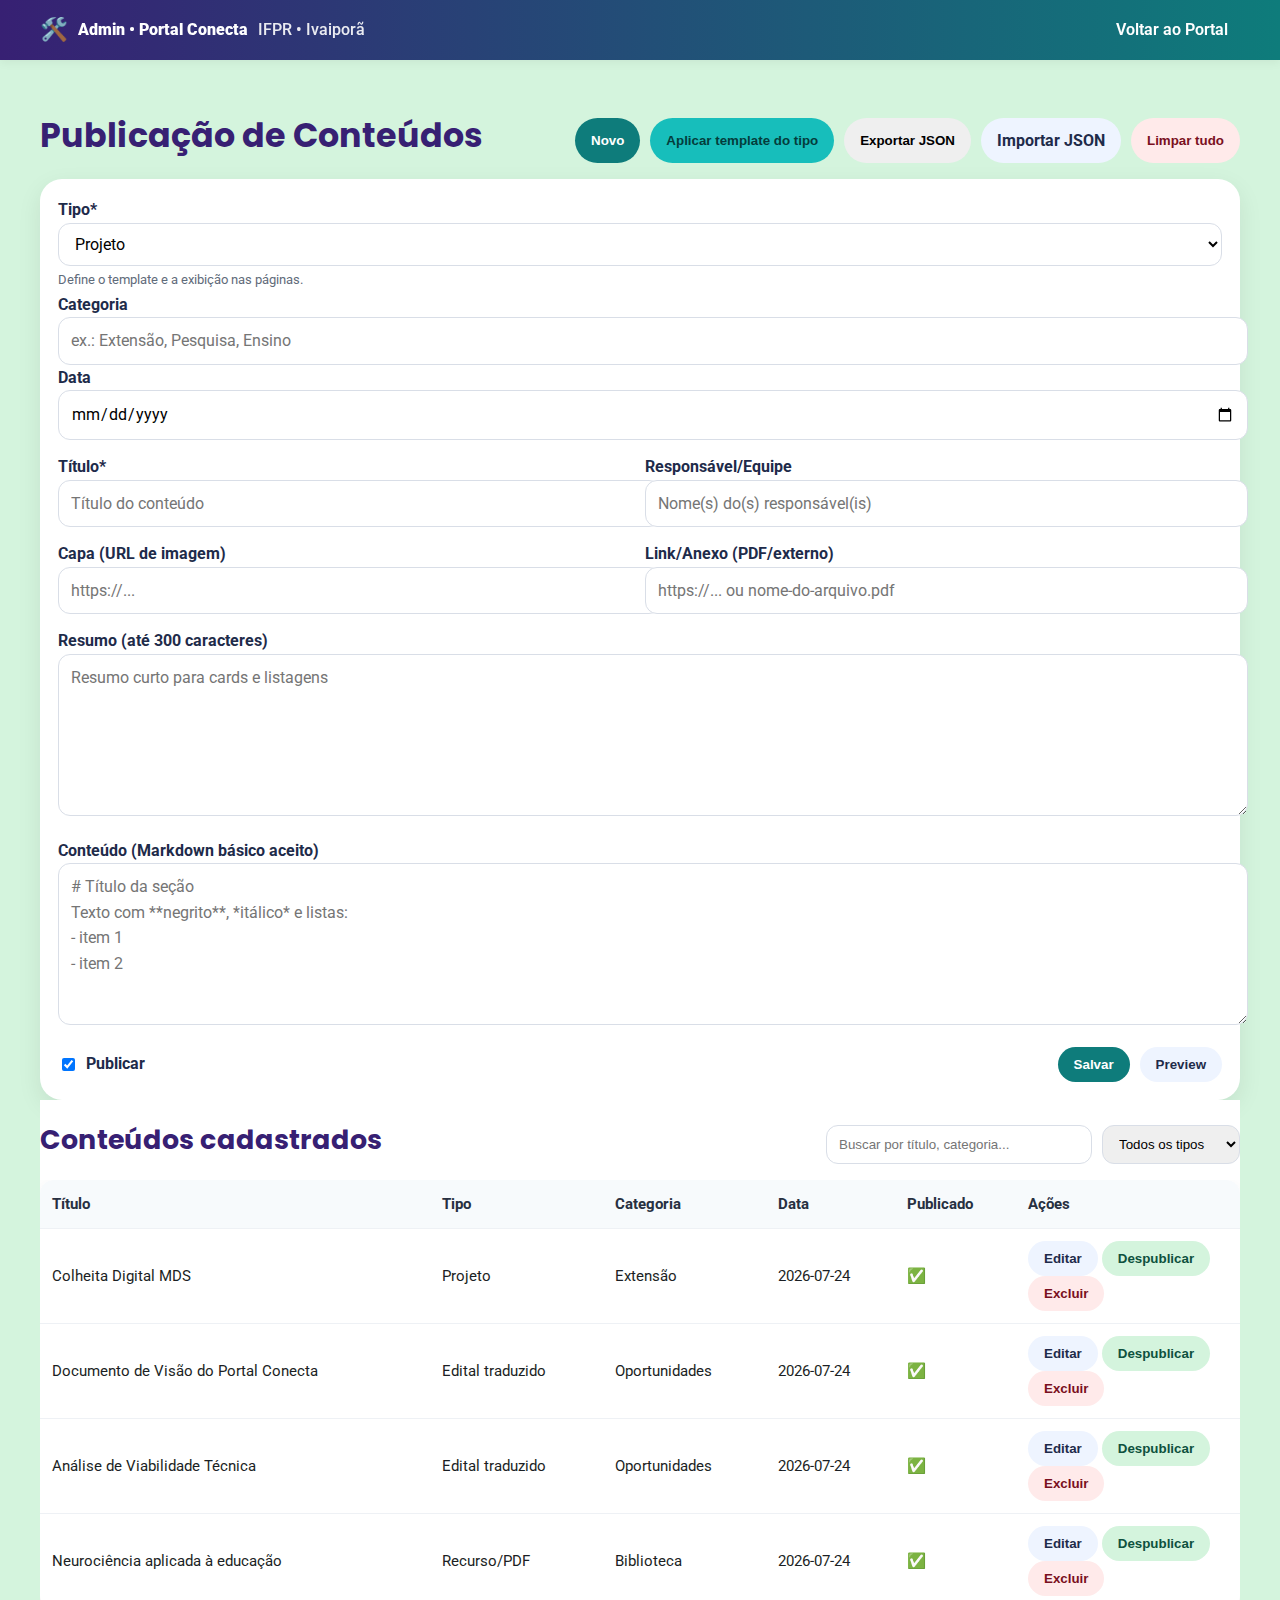
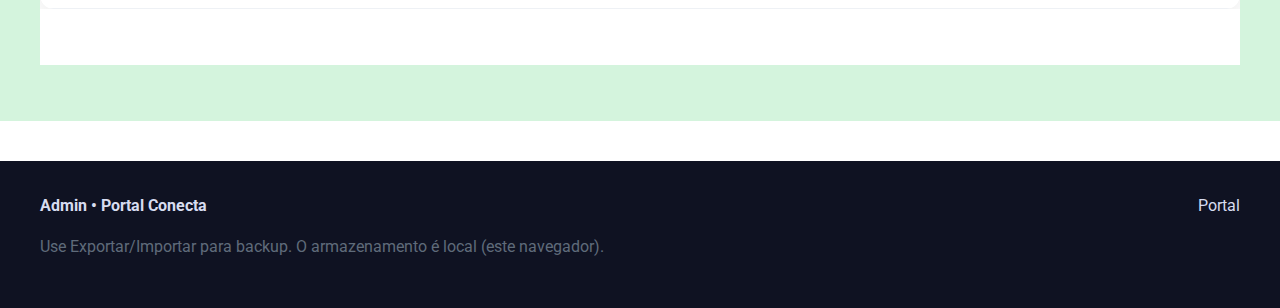
<file: Painel Admin/admin.html>
<!DOCTYPE html>
<html lang="pt-BR">
<head>
  <meta charset="utf-8"/>
  <title>Admin • Portal Conecta</title>
  <meta name="viewport" content="width=device-width, initial-scale=1"/>

  <link href="https://fonts.googleapis.com/css2?family=Poppins:wght@600;700&family=Roboto:wght@400;500;700&display=swap" rel="stylesheet">
  <link rel="stylesheet" href="styles.css"/>

  <meta name="robots" content="noindex, nofollow"/>
</head>
<body>
  <header class="topbar">
    <div class="container">
      <div class="brand">
        <span class="logo">🛠️</span>
        <strong>Admin • Portal Conecta</strong>
        <span class="campus">IFPR • Ivaiporã</span>
      </div>
      <nav class="nav" aria-label="Admin">
        <ul>
          <li><a href="index.html">Voltar ao Portal</a></li>
        </ul>
      </nav>
    </div>
  </header>

  <main class="section-light">
    <div class="container">
      <div class="admin-top">
        <h1>Publicação de Conteúdos</h1>
        <div class="toolbar">
          <button class="btn btn-mds-action" id="btn-novo">Novo</button>
          <button class="btn" style="background:var(--mds-verde-claro); color:#043d3c" id="btn-aplicar-template">Aplicar template do tipo</button>
          <button class="btn" id="btn-exportar">Exportar JSON</button>
          <label class="btn" style="background:#eef4ff; color:#1e2b4a; cursor:pointer">
            Importar JSON
            <input type="file" id="input-importar" accept="application/json" style="display:none">
          </label>
          <button class="btn" id="btn-limpar" style="background:#ffeaea; color:#7a1021">Limpar tudo</button>
        </div>
      </div>

      <!-- Formulário -->
      <form class="form" id="form-conteudo" novalidate>
        <div class="row-3">
          <div>
            <label for="tipo">Tipo*</label>
            <select id="tipo" required>
              <option value="Projeto">Projeto</option>
              <option value="Edital traduzido">Edital traduzido</option>
              <option value="Notícia">Notícia</option>
              <option value="Evento">Evento</option>
              <option value="Recurso/PDF">Recurso/PDF</option>
            </select>
            <small>Define o template e a exibição nas páginas.</small>
          </div>
          <div>
            <label for="categoria">Categoria</label>
            <input id="categoria" type="text" placeholder="ex.: Extensão, Pesquisa, Ensino"/>
          </div>
          <div>
            <label for="data">Data</label>
            <input id="data" type="date"/>
          </div>
        </div>

        <div class="row">
          <div>
            <label for="titulo">Título*</label>
            <input id="titulo" type="text" required placeholder="Título do conteúdo"/>
          </div>
          <div>
            <label for="responsavel">Responsável/Equipe</label>
            <input id="responsavel" type="text" placeholder="Nome(s) do(s) responsável(is)"/>
          </div>
        </div>

        <div class="row">
          <div>
            <label for="capaUrl">Capa (URL de imagem)</label>
            <input id="capaUrl" type="url" placeholder="https://..."/>
          </div>
          <div>
            <label for="linkPdf">Link/Anexo (PDF/externo)</label>
            <input id="linkPdf" type="url" placeholder="https://... ou nome-do-arquivo.pdf"/>
          </div>
        </div>

        <div>
          <label for="resumo">Resumo (até 300 caracteres)</label>
          <textarea id="resumo" maxlength="300" placeholder="Resumo curto para cards e listagens"></textarea>
        </div>

        <div>
          <label for="conteudo">Conteúdo (Markdown básico aceito)</label>
          <textarea id="conteudo" placeholder="# Título da seção
Texto com **negrito**, *itálico* e listas:
- item 1
- item 2
"></textarea>
        </div>

        <div style="display:flex; align-items:center; justify-content:space-between; gap:10px; flex-wrap:wrap">
          <label class="switch">
            <input id="publicado" type="checkbox" checked>
            <span>Publicar</span>
          </label>
          <div style="display:flex; gap:10px">
            <button type="submit" class="btn btn-mds-action" id="btn-salvar">Salvar</button>
            <button type="button" class="btn" id="btn-preview" style="background:#eef4ff; color:#1e2b4a">Preview</button>
          </div>
        </div>
      </form>

      <!-- Listagem -->
      <section class="section" style="padding-top:24px">
        <div class="admin-top">
          <h2>Conteúdos cadastrados</h2>
          <div class="toolbar">
            <input id="busca" type="text" placeholder="Buscar por título, categoria..." style="padding:10px 12px; border-radius:12px; border:1.5px solid #d9dee7; min-width: 240px"/>
            <select id="filtro-tipo" style="padding:10px 12px; border-radius:12px; border:1.5px solid #d9dee7">
              <option value="">Todos os tipos</option>
              <option>Projeto</option>
              <option>Edital traduzido</option>
              <option>Notícia</option>
              <option>Evento</option>
              <option>Recurso/PDF</option>
            </select>
          </div>
        </div>

        <div class="table-wrap" style="overflow:auto">
          <table class="table" id="tabela">
            <thead>
              <tr>
                <th>Título</th>
                <th>Tipo</th>
                <th>Categoria</th>
                <th>Data</th>
                <th>Publicado</th>
                <th style="width:200px">Ações</th>
              </tr>
            </thead>
            <tbody id="tbody"></tbody>
          </table>
        </div>
      </section>
    </div>
  </main>

  <footer class="footer">
    <div class="container footer-grid">
      <div>
        <strong>Admin • Portal Conecta</strong>
        <p class="muted">Use Exportar/Importar para backup. O armazenamento é local (este navegador).</p>
      </div>
      <nav>
        <ul class="foot-links">
          <li><a href="index.html">Portal</a></li>
        </ul>
      </nav>
    </div>
  </footer>

  <script src="admin.js"></script>
</body>
</html>
</file>
<file: styles.css>
/* =========================
   Portal Conecta • IFPR Ivaiporã
   Identidade Visual MDS + Acessibilidade
   ========================= */

/* Paleta (manual MDS) */
:root{
  --mds-roxo: #372073;
  --mds-petroleo: #0E7C7B;
  --mds-verde-claro: #17BEBB;
  --mds-verde-pastel: #D4F4DD;
  --mds-vermelho: #D62246;

  --bg: #ffffff;
  --text: #1b1f24;
  --muted: #5f6b7a;

  --radius-sm: 8px;
  --radius: 14px;
  --radius-xl: 22px;

  --shadow-sm: 0 2px 10px rgba(0,0,0,.06);
  --shadow-md: 0 8px 24px rgba(0,0,0,.08);
  --shadow-lg: 0 16px 40px rgba(0,0,0,.12);

  --container: 1200px;
}

/* Tipografia */
html{scroll-behavior:smooth}
body{
  margin:0;
  font-family: "Roboto", system-ui, -apple-system, Segoe UI, Arial, sans-serif;
  color: var(--text);
  background: var(--bg);
  line-height: 1.6;
  text-rendering: optimizeLegibility;
}
h1,h2,h3,h4{
  font-family:"Poppins", sans-serif;
  color: var(--mds-roxo);
  margin: 0 0 .6rem;
  line-height:1.2;
}
h1{font-weight:700; font-size: clamp(1.8rem, 2.6vw, 3rem)}
h2{font-weight:700; font-size: clamp(1.4rem, 2.1vw, 2rem)}
h3{font-weight:600; font-size: clamp(1.1rem, 1.6vw, 1.35rem)}
p.lead{color:#273041; max-width: 70ch}

/* Container e grid */
.container{
  width: 100%;
  max-width: var(--container);
  margin: 0 auto;
  padding: 0 20px;
}
.grid{display:grid; gap: 20px}
.grid-2{grid-template-columns: repeat(2, minmax(0,1fr))}
.grid-3{grid-template-columns: repeat(3, minmax(0,1fr))}
@media (max-width: 1024px){ .grid-3{grid-template-columns: repeat(2,1fr)} }
@media (max-width: 720px){
  .grid-2,.grid-3{grid-template-columns: 1fr}
}

/* Topbar */
.topbar{
  position: sticky; top:0; z-index: 50;
  background: linear-gradient(90deg, var(--mds-roxo), var(--mds-petroleo));
  color: #fff;
  box-shadow: var(--shadow-sm);
}
.topbar .container{
  display:flex; align-items:center; justify-content:space-between;
  padding: 12px 20px;
}
.brand{display:flex; align-items:center; gap:10px; font-weight:700}
.brand .logo{font-size: 1.4rem}
.brand .campus{font-weight:500; opacity:.9}
.nav ul{display:flex; gap:16px; list-style:none; padding:0; margin:0}
.nav a{
  color:#fff; text-decoration:none; font-weight:600;
  padding:8px 12px; border-radius: 999px; outline-offset: 2px;
}
.nav a:hover{background: rgba(255,255,255,.12)}
.btn-ghost{border:1px solid rgba(255,255,255,.5)}

/* Skip link */
.skip-link{
  position:absolute; left:-9999px; top:auto; width:1px; height:1px; overflow:hidden;
}
.skip-link:focus{
  left:10px; top:10px; width:auto; height:auto; padding:8px 12px;
  background:#fff; color:#000; border-radius:8px; z-index:1000;
}

/* Hero */
.hero{
  color:#fff;
}
.hero-mds{
  background: linear-gradient(90deg, var(--mds-roxo) 0%, var(--mds-petroleo) 100%);
  padding: 64px 0;
  text-align:center;
}
.hero p{max-width: 62ch; margin: 10px auto 24px; font-size: clamp(1rem,1.2vw,1.25rem)}
.hero-cta{display:flex; gap:12px; justify-content:center; flex-wrap:wrap}

/* Seções */
.section{padding: 56px 0; background:#fff}
.section-light{padding: 56px 0; background: var(--mds-verde-pastel)}
.muted{color: var(--muted)}

/* Cards */
.card-mds{
  background: #fff;
  border-radius: var(--radius-xl);
  padding: 20px;
  box-shadow: var(--shadow-md);
  transition: transform .25s ease, box-shadow .25s ease;
}
.card-mds:hover{
  transform: translateY(-4px);
  box-shadow: var(--shadow-lg);
}
.card-head{
  display:flex; align-items:center; justify-content:space-between; gap:10px;
  margin-bottom: 8px;
}
.badge{
  display:inline-flex; align-items:center; gap:8px;
  padding: 4px 10px; border-radius: 999px;
  background: var(--mds-verde-claro); color:#043d3c; font-weight:700; font-size:.8rem;
}
.badge-soft{
  background: #e9edf7; color: #243254;
}

/* Botões */
.btn{
  display:inline-flex; align-items:center; justify-content:center;
  gap:8px; padding:10px 16px; border-radius: 999px; border: none;
  font-weight:700; cursor:pointer; text-decoration:none;
  transition: transform .15s ease, background .25s ease, color .25s ease, border-color .25s ease;
}
.btn:focus-visible{outline: 3px solid #fff; outline-offset:2px}
.btn-mds-action{background: var(--mds-petroleo); color:#fff}
.btn-mds-action:hover{background: var(--mds-vermelho); transform: translateY(-1px)}
.btn-outline{background: transparent; color:#fff; border:1.5px solid rgba(255,255,255,.7)}
.btn-outline:hover{background: rgba(255,255,255,.12)}
.btn-link{
  color: var(--mds-petroleo); font-weight:700; text-decoration:none;
  padding: 0; border-bottom: 2px solid transparent;
}
.btn-link:hover{border-color: var(--mds-verde-claro)}
.btn-disabled{background:#e4e7ea; color:#7b8592}

/* Listas de documentos */
.doc-list{padding-left: 18px; margin: 12px 0 0}
.doc-list li{margin: 8px 0}
.doc-list a{color: var(--mds-roxo); font-weight:600; text-decoration: none}
.doc-list a:hover{text-decoration: underline}

/* CTA Banner */
.cta-banner{
  display:flex; gap: 20px; align-items:center; justify-content:space-between;
  background: linear-gradient(90deg, #ffffff, #f7fffb);
  border: 2px dashed var(--mds-verde-claro);
  border-radius: var(--radius-xl);
  padding: 20px;
}
.cta-actions{display:flex; gap:10px; flex-wrap:wrap}
.cta-inline{display:flex; gap:10px; margin-top: 18px; flex-wrap:wrap}

/* Bullets */
ul.bullet{padding-left: 18px}
ul.bullet li{margin: 8px 0}

/* Rodapé */
.footer{
  background: #0f1222;
  color: #d7dcf0;
  padding: 32px 0;
  margin-top: 40px;
}
.footer-grid{
  display:grid; grid-template-columns: 1fr auto; gap: 20px; align-items: start;
}
.foot-links{list-style:none; margin:0; padding:0; display:grid; gap:8px}
.foot-links a{color:#d7dcf0; text-decoration:none}
.foot-links a:hover{text-decoration:underline}

/* Formulários (admin) */
.form{
  display:grid; gap:14px;
  background:#fff; border-radius: var(--radius-xl); padding: 18px; box-shadow: var(--shadow-md);
}
.form .row{display:grid; gap:10px; grid-template-columns: 1fr 1fr}
.form .row-3{grid-template-columns: 1fr 1fr 1fr}
.form label{font-weight:700; color:#1e2b4a}
.form input[type="text"],
.form input[type="url"],
.form input[type="date"],
.form textarea,
.form select{
  width:100%; padding:10px 12px; border-radius: 12px; border:1.5px solid #d9dee7; background:#fff;
  font: inherit;
}
.form textarea{min-height: 140px; resize: vertical}
.form small{color: var(--muted)}
.switch{
  display:inline-flex; align-items:center; gap:8px; cursor:pointer; user-select:none;
}
.table{
  width:100%; border-collapse: collapse; font-size: .95rem; background:#fff; border-radius: 14px; overflow: hidden; box-shadow: var(--shadow-md);
}
.table th, .table td{padding: 12px; border-bottom: 1px solid #eef1f5; text-align:left}
.table th{background:#f7fafc; font-weight:700; color:#273041}
.table tr:hover td{background:#fbfdff}

/* Admin header */
.admin-top{
  display:flex; align-items:center; justify-content:space-between; gap: 10px; margin-bottom: 14px;
}
.toolbar{display:flex; gap:10px; flex-wrap:wrap}

/* Responsividade global */
@media (max-width: 960px){
  .footer-grid{grid-template-columns: 1fr}
  .form .row, .form .row-3{grid-template-columns: 1fr}
  .topbar .container{flex-wrap:wrap; gap:10px}
  .nav ul{flex-wrap:wrap}
}
</file>
<file: Editais/editais.css>
/* ====== Paleta & Tipografia (estilo IFizinha/MDS) ====== */
:root{
  --roxo:#372073;
  --petroleo:#0E7C7B;
  --verde:#17BEBB;
  --pastel:#D4F4DD;
  --cinza-900:#1E2030;
  --cinza-600:#596273;
  --cinza-200:#E8ECF2;

  --radius:16px;
  --shadow:0 12px 26px rgba(0,0,0,.08);
}

*{box-sizing:border-box}
body{
  font-family:'Roboto',system-ui,-apple-system,Segoe UI,Helvetica,Arial,sans-serif;
  color:var(--cinza-900);
  background:#fff;
}
h1,h2,h3,h4,h5{ font-family:'Poppins',sans-serif; color:var(--roxo) }

/* NAV */
.navbar-conecta{
  background: linear-gradient(135deg, var(--roxo), var(--petroleo));
  box-shadow:0 8px 22px rgba(0,0,0,.12);
}
.navbar-conecta .navbar-brand{ color:#fff; font-weight:700 }
.navbar-conecta .brand{ color:#fff }
.navbar-conecta .nav-link{ color:rgba(255,255,255,.92) }
.navbar-conecta .nav-link.active,
.navbar-conecta .nav-link:hover{ color:#FFD463 }
.btn-cta{
  background:#fff; color:var(--roxo); border-radius:999px; font-weight:700;
  padding:.55rem 1.1rem; border:none;
}
.btn-cta:hover{ filter:brightness(1.05) }
.btn-outline-cta{
  border:2px solid var(--petroleo); color:var(--petroleo); border-radius:999px; font-weight:700;
}
.btn-outline-cta:hover{ background:var(--petroleo); color:#fff }

/* HERO */
.hero{
  background: linear-gradient(135deg, var(--roxo) 0%, var(--petroleo) 60%, var(--verde) 110%);
  color:#fff; padding:64px 0 36px;
}
.hero-title{ color:#fff; margin:0 0 .4rem }
.hero-sub{ color:#f3fffe }
.hero-badge{
  display:inline-flex; align-items:center; background:rgba(255,255,255,.12);
  border:1px solid rgba(255,255,255,.25); padding:8px 12px; border-radius:12px;
}

/* CONTROLES */
.controls{ padding:20px 0; background:#f6fbfb; border-bottom:1px solid #eef3f3 }
.form-label{ font-weight:700; color:var(--roxo) }
.input-group-text{ background:#fff }

/* LISTA */
.lista{ padding:28px 0 40px }
.card-edital{
  border:1px solid #eef3f3; background:#fff; border-radius:var(--radius);
  box-shadow: var(--shadow); padding:18px;
  display:flex; flex-direction:column; height:100%;
}
.card-top{ display:flex; gap:10px; align-items:flex-start; justify-content:space-between }
.badge-status{
  display:inline-flex; align-items:center; gap:6px;
  border-radius:999px; padding:.25rem .6rem; font-size:.8rem; font-weight:700;
}
.badge-aberto{ background:#EAF8F7; color:#0B6D6C; border:1px solid #CFEDEA }
.badge-encerrado{ background:#FFECEC; color:#9B1C31; border:1px solid #ffd5d5 }
.meta{ color:var(--cinza-600); font-size:.92rem }
.titulo{ font-weight:800; color:var(--roxo); margin:.25rem 0 .35rem }
.tags{ display:flex; flex-wrap:wrap; gap:6px; margin-top:.35rem }
.tag{
  background:rgba(23,190,187,.12); color:var(--petroleo);
  border:1px solid #cfe7e7; font-weight:700; font-size:.78rem;
  padding:.2rem .5rem; border-radius:999px;
}
.card-actions{
  margin-top:auto; display:flex; gap:8px; flex-wrap:wrap
}
.btn-mini{
  border-radius:999px; padding:.4rem .75rem; font-weight:700; font-size:.9rem;
}

/* MODAL TRADUÇÃO */
.modal-ifizinha{
  border-radius:14px; overflow:hidden; border:1px solid #eef3f3; box-shadow: var(--shadow);
}
.modal-ifizinha .modal-header{
  background: linear-gradient(135deg, var(--petroleo), var(--roxo)); color:#fff
}
.tradu-bloco h6{
  font-weight:800; color:var(--roxo); margin:.6rem 0 .15rem
}

/* FOOTER */
.footer{ background:#0b1222; color:#dbe1f0 }
.footer .muted{ opacity:.7 }

/* Acessibilidade */
:focus-visible{
  outline:3px solid var(--verde); outline-offset:2px;
}

/* Responsivo */
@media (max-width: 991.98px){
  .titulo{ font-size:1.05rem }
}
</file>
<file: pagina_projetos/estilo.css>
/* style-template-projeto.css */

/* ==============================================
  VARIÁVEIS DE CUSTOMIZAÇÃO PARA CADA PROJETO
  Basta alterar as cores e fontes aqui para 
  mudar o tema de toda a página!
  ==============================================
*/
:root {
    /* Cores da IFizinha (Pode ser alterado por cada projeto) */
    --cor-primaria: #2F52D3; /* Azul do IFPR e da IFizinha */
    --cor-secundaria: #6f42c1; /* Roxo da IFizinha */
    --cor-destaque: #E83D89; /* Rosa vibrante */
    --cor-fundo: #f8f9fa;
    --cor-texto-principal: #343a40;
    --cor-texto-claro: #FFFFFF;
    --cor-card-fundo: #FFFFFF;
    --cor-borda: #dee2e6;

    /* Fontes da IFizinha (Pode ser alterado por cada projeto) */
    --fonte-titulo: 'Playpen Sans', cursive;
    --fonte-corpo: 'Lato', sans-serif;
    --fonte-subtitulo: 'Montserrat', sans-serif;
}

/* --- ESTILOS GERAIS --- */
body {
    font-family: var(--fonte-corpo);
    background-color: var(--cor-fundo);
    color: var(--cor-texto-principal);
    line-height: 1.7;
}

.project-container {
    max-width: 1200px;
    margin: 30px auto;
    background-color: var(--cor-card-fundo);
    border-radius: 15px;
    box-shadow: 0 5px 20px rgba(0, 0, 0, 0.08);
    overflow: hidden;
}

h1, h2, h3 {
    font-family: var(--fonte-titulo);
    color: var(--cor-primaria);
}

h2 {
    font-size: 2rem;
    margin-bottom: 20px;
    padding-bottom: 10px;
    border-bottom: 2px solid var(--cor-borda);
}

h3 {
    font-size: 1.4rem;
    color: var(--cor-secundaria);
    margin-bottom: 10px;
}

/* --- CABEÇALHO DO PROJETO --- */
.project-header {
    position: relative;
    color: var(--cor-texto-claro);
}

.project-banner {
    width: 100%;
    height: 250px;
    object-fit: cover;
}

.project-title {
    position: absolute;
    bottom: -50px;
    left: 40px;
    display: flex;
    align-items: flex-end;
}

.project-logo {
    width: 150px;
    height: 150px;
    border-radius: 50%;
    border: 5px solid var(--cor-card-fundo);
    box-shadow: 0 4px 10px rgba(0, 0, 0, 0.1);
    background-color: var(--cor-card-fundo);
}

.project-title h1 {
    font-size: 3rem;
    margin-left: 20px;
    margin-bottom: 10px;
    color: var(--cor-texto-principal);
    text-shadow: 1px 1px 3px rgba(0,0,0,0.1);
}

/* --- CORPO DO PROJETO --- */
.project-body {
    display: grid;
    grid-template-columns: 2fr 1fr;
    gap: 30px;
    padding: 90px 40px 40px 40px; /* Espaço extra no topo para o título */
}

/* --- FEED DE NOTÍCIAS --- */
.news-card {
    display: flex;
    gap: 20px;
    margin-bottom: 30px;
    border-bottom: 1px solid var(--cor-borda);
    padding-bottom: 20px;
}

.news-card img {
    width: 150px;
    height: 100px;
    object-fit: cover;
    border-radius: 8px;
}

.news-date {
    font-size: 0.8rem;
    color: #888;
}

.news-content h3 {
    font-family: var(--fonte-subtitulo);
    font-size: 1.2rem;
    color: var(--cor-primaria);
}

.news-content a {
    color: var(--cor-secundaria);
    font-weight: bold;
    text-decoration: none;
}

/* --- BARRA LATERAL --- */
.sidebar-widget {
    background-color: var(--cor-fundo);
    padding: 20px;
    border-radius: 10px;
    margin-bottom: 20px;
}

.sidebar-widget ul {
    list-style: none;
    padding-left: 0;
}

.sidebar-widget li {
    padding: 5px 0;
}

.social-links a {
    display: inline-block;
    margin-right: 10px;
    color: var(--cor-destaque);
    font-weight: bold;
    text-decoration: none;
}

/* --- DESIGN RESPONSIVO --- */
@media (max-width: 768px) {
    .project-body {
        grid-template-columns: 1fr;
    }
    .project-title {
        flex-direction: column;
        align-items: flex-start;
        bottom: 20px;
    }
    .project-logo {
        width: 100px;
        height: 100px;
    }
    .project-title h1 {
        font-size: 2rem;
        margin-left: 0;
        margin-top: 10px;
    }
    .project-body {
        padding-top: 140px; /* Mais espaço para o título que desceu */
    }
}
</file>
<file: Painel Admin/styles.css>
/* =========================
   Portal Conecta • IFPR Ivaiporã
   Identidade Visual MDS + Acessibilidade
   ========================= */

/* Paleta (manual MDS) */
:root{
  --mds-roxo: #372073;
  --mds-petroleo: #0E7C7B;
  --mds-verde-claro: #17BEBB;
  --mds-verde-pastel: #D4F4DD;
  --mds-vermelho: #D62246;

  --bg: #ffffff;
  --text: #1b1f24;
  --muted: #5f6b7a;

  --radius-sm: 8px;
  --radius: 14px;
  --radius-xl: 22px;

  --shadow-sm: 0 2px 10px rgba(0,0,0,.06);
  --shadow-md: 0 8px 24px rgba(0,0,0,.08);
  --shadow-lg: 0 16px 40px rgba(0,0,0,.12);

  --container: 1200px;
}

/* Tipografia */
html{scroll-behavior:smooth}
body{
  margin:0;
  font-family: "Roboto", system-ui, -apple-system, Segoe UI, Arial, sans-serif;
  color: var(--text);
  background: var(--bg);
  line-height: 1.6;
  text-rendering: optimizeLegibility;
}
h1,h2,h3,h4{
  font-family:"Poppins", sans-serif;
  color: var(--mds-roxo);
  margin: 0 0 .6rem;
  line-height:1.2;
}
h1{font-weight:700; font-size: clamp(1.8rem, 2.6vw, 3rem)}
h2{font-weight:700; font-size: clamp(1.4rem, 2.1vw, 2rem)}
h3{font-weight:600; font-size: clamp(1.1rem, 1.6vw, 1.35rem)}
p.lead{color:#273041; max-width: 70ch}

/* Container e grid */
.container{
  width: 100%;
  max-width: var(--container);
  margin: 0 auto;
  padding: 0 20px;
}
.grid{display:grid; gap: 20px}
.grid-2{grid-template-columns: repeat(2, minmax(0,1fr))}
.grid-3{grid-template-columns: repeat(3, minmax(0,1fr))}
@media (max-width: 1024px){ .grid-3{grid-template-columns: repeat(2,1fr)} }
@media (max-width: 720px){
  .grid-2,.grid-3{grid-template-columns: 1fr}
}

/* Topbar */
.topbar{
  position: sticky; top:0; z-index: 50;
  background: linear-gradient(90deg, var(--mds-roxo), var(--mds-petroleo));
  color: #fff;
  box-shadow: var(--shadow-sm);
}
.topbar .container{
  display:flex; align-items:center; justify-content:space-between;
  padding: 12px 20px;
}
.brand{display:flex; align-items:center; gap:10px; font-weight:700}
.brand .logo{font-size: 1.4rem}
.brand .campus{font-weight:500; opacity:.9}
.nav ul{display:flex; gap:16px; list-style:none; padding:0; margin:0}
.nav a{
  color:#fff; text-decoration:none; font-weight:600;
  padding:8px 12px; border-radius: 999px; outline-offset: 2px;
}
.nav a:hover{background: rgba(255,255,255,.12)}
.btn-ghost{border:1px solid rgba(255,255,255,.5)}

/* Skip link */
.skip-link{
  position:absolute; left:-9999px; top:auto; width:1px; height:1px; overflow:hidden;
}
.skip-link:focus{
  left:10px; top:10px; width:auto; height:auto; padding:8px 12px;
  background:#fff; color:#000; border-radius:8px; z-index:1000;
}

/* Hero */
.hero{
  color:#fff;
}
.hero-mds{
  background: linear-gradient(90deg, var(--mds-roxo) 0%, var(--mds-petroleo) 100%);
  padding: 64px 0;
  text-align:center;
}
.hero p{max-width: 62ch; margin: 10px auto 24px; font-size: clamp(1rem,1.2vw,1.25rem)}
.hero-cta{display:flex; gap:12px; justify-content:center; flex-wrap:wrap}

/* Seções */
.section{padding: 56px 0; background:#fff}
.section-light{padding: 56px 0; background: var(--mds-verde-pastel)}
.muted{color: var(--muted)}

/* Cards */
.card-mds{
  background: #fff;
  border-radius: var(--radius-xl);
  padding: 20px;
  box-shadow: var(--shadow-md);
  transition: transform .25s ease, box-shadow .25s ease;
}
.card-mds:hover{
  transform: translateY(-4px);
  box-shadow: var(--shadow-lg);
}
.card-head{
  display:flex; align-items:center; justify-content:space-between; gap:10px;
  margin-bottom: 8px;
}
.badge{
  display:inline-flex; align-items:center; gap:8px;
  padding: 4px 10px; border-radius: 999px;
  background: var(--mds-verde-claro); color:#043d3c; font-weight:700; font-size:.8rem;
}
.badge-soft{
  background: #e9edf7; color: #243254;
}

/* Botões */
.btn{
  display:inline-flex; align-items:center; justify-content:center;
  gap:8px; padding:10px 16px; border-radius: 999px; border: none;
  font-weight:700; cursor:pointer; text-decoration:none;
  transition: transform .15s ease, background .25s ease, color .25s ease, border-color .25s ease;
}
.btn:focus-visible{outline: 3px solid #fff; outline-offset:2px}
.btn-mds-action{background: var(--mds-petroleo); color:#fff}
.btn-mds-action:hover{background: var(--mds-vermelho); transform: translateY(-1px)}
.btn-outline{background: transparent; color:#fff; border:1.5px solid rgba(255,255,255,.7)}
.btn-outline:hover{background: rgba(255,255,255,.12)}
.btn-link{
  color: var(--mds-petroleo); font-weight:700; text-decoration:none;
  padding: 0; border-bottom: 2px solid transparent;
}
.btn-link:hover{border-color: var(--mds-verde-claro)}
.btn-disabled{background:#e4e7ea; color:#7b8592}

/* Listas de documentos */
.doc-list{padding-left: 18px; margin: 12px 0 0}
.doc-list li{margin: 8px 0}
.doc-list a{color: var(--mds-roxo); font-weight:600; text-decoration: none}
.doc-list a:hover{text-decoration: underline}

/* CTA Banner */
.cta-banner{
  display:flex; gap: 20px; align-items:center; justify-content:space-between;
  background: linear-gradient(90deg, #ffffff, #f7fffb);
  border: 2px dashed var(--mds-verde-claro);
  border-radius: var(--radius-xl);
  padding: 20px;
}
.cta-actions{display:flex; gap:10px; flex-wrap:wrap}
.cta-inline{display:flex; gap:10px; margin-top: 18px; flex-wrap:wrap}

/* Bullets */
ul.bullet{padding-left: 18px}
ul.bullet li{margin: 8px 0}

/* Rodapé */
.footer{
  background: #0f1222;
  color: #d7dcf0;
  padding: 32px 0;
  margin-top: 40px;
}
.footer-grid{
  display:grid; grid-template-columns: 1fr auto; gap: 20px; align-items: start;
}
.foot-links{list-style:none; margin:0; padding:0; display:grid; gap:8px}
.foot-links a{color:#d7dcf0; text-decoration:none}
.foot-links a:hover{text-decoration:underline}

/* Formulários (admin) */
.form{
  display:grid; gap:14px;
  background:#fff; border-radius: var(--radius-xl); padding: 18px; box-shadow: var(--shadow-md);
}
.form .row{display:grid; gap:10px; grid-template-columns: 1fr 1fr}
.form .row-3{grid-template-columns: 1fr 1fr 1fr}
.form label{font-weight:700; color:#1e2b4a}
.form input[type="text"],
.form input[type="url"],
.form input[type="date"],
.form textarea,
.form select{
  width:100%; padding:10px 12px; border-radius: 12px; border:1.5px solid #d9dee7; background:#fff;
  font: inherit;
}
.form textarea{min-height: 140px; resize: vertical}
.form small{color: var(--muted)}
.switch{
  display:inline-flex; align-items:center; gap:8px; cursor:pointer; user-select:none;
}
.table{
  width:100%; border-collapse: collapse; font-size: .95rem; background:#fff; border-radius: 14px; overflow: hidden; box-shadow: var(--shadow-md);
}
.table th, .table td{padding: 12px; border-bottom: 1px solid #eef1f5; text-align:left}
.table th{background:#f7fafc; font-weight:700; color:#273041}
.table tr:hover td{background:#fbfdff}

/* Admin header */
.admin-top{
  display:flex; align-items:center; justify-content:space-between; gap: 10px; margin-bottom: 14px;
}
.toolbar{display:flex; gap:10px; flex-wrap:wrap}

/* Responsividade global */
@media (max-width: 960px){
  .footer-grid{grid-template-columns: 1fr}
  .form .row, .form .row-3{grid-template-columns: 1fr}
  .topbar .container{flex-wrap:wrap; gap:10px}
  .nav ul{flex-wrap:wrap}
}
</file>
